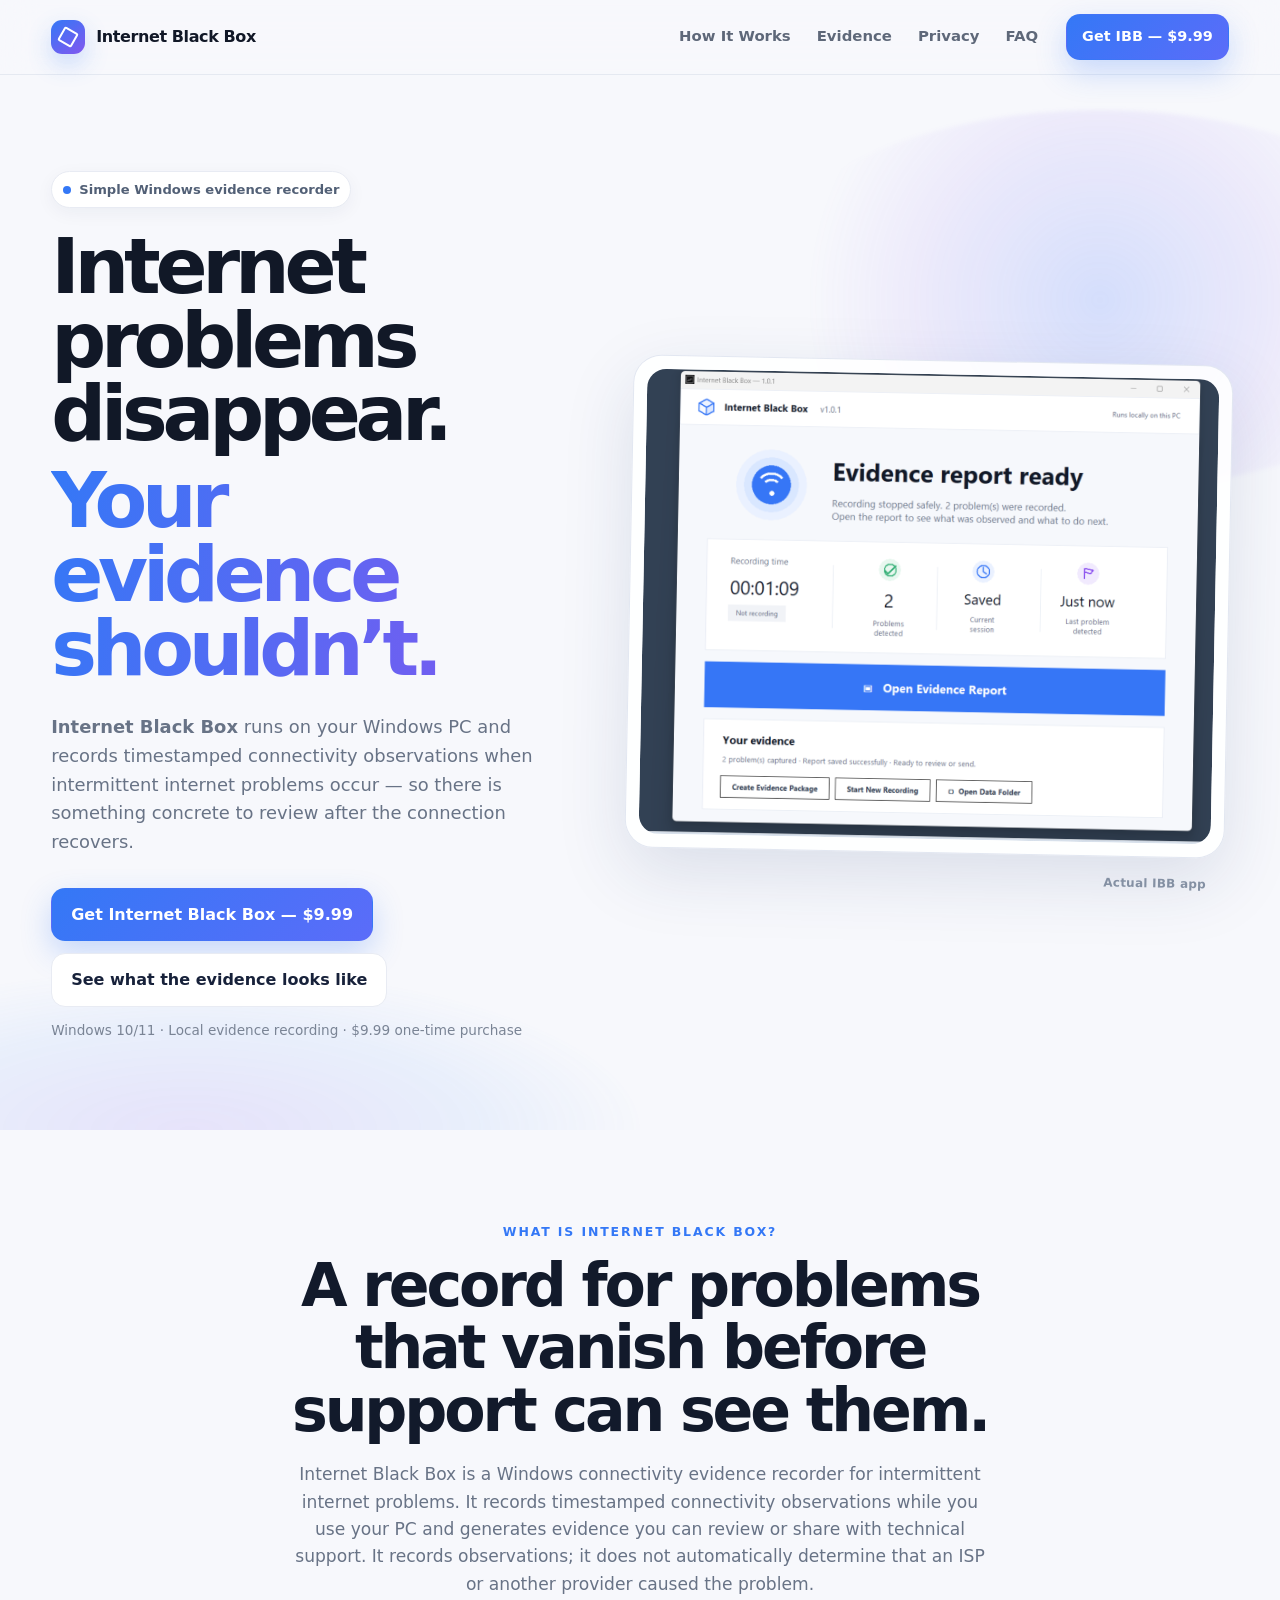
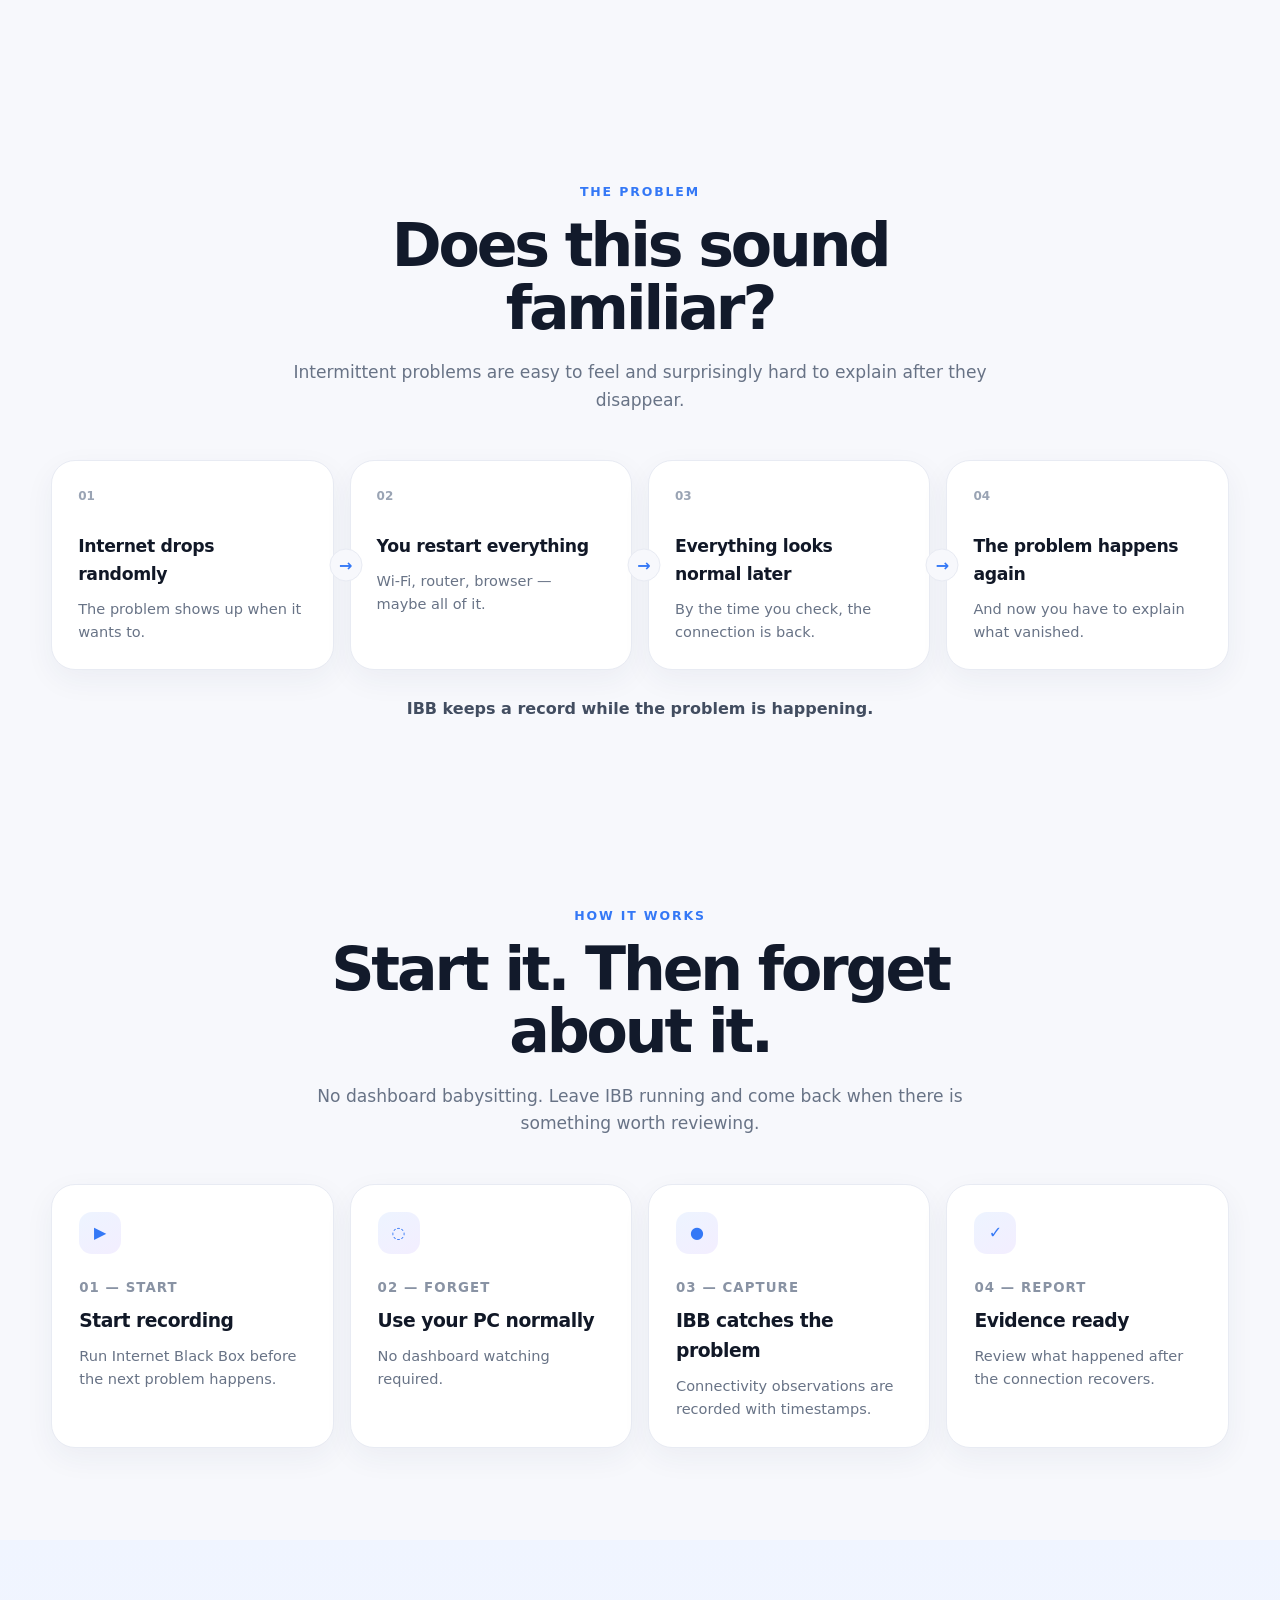
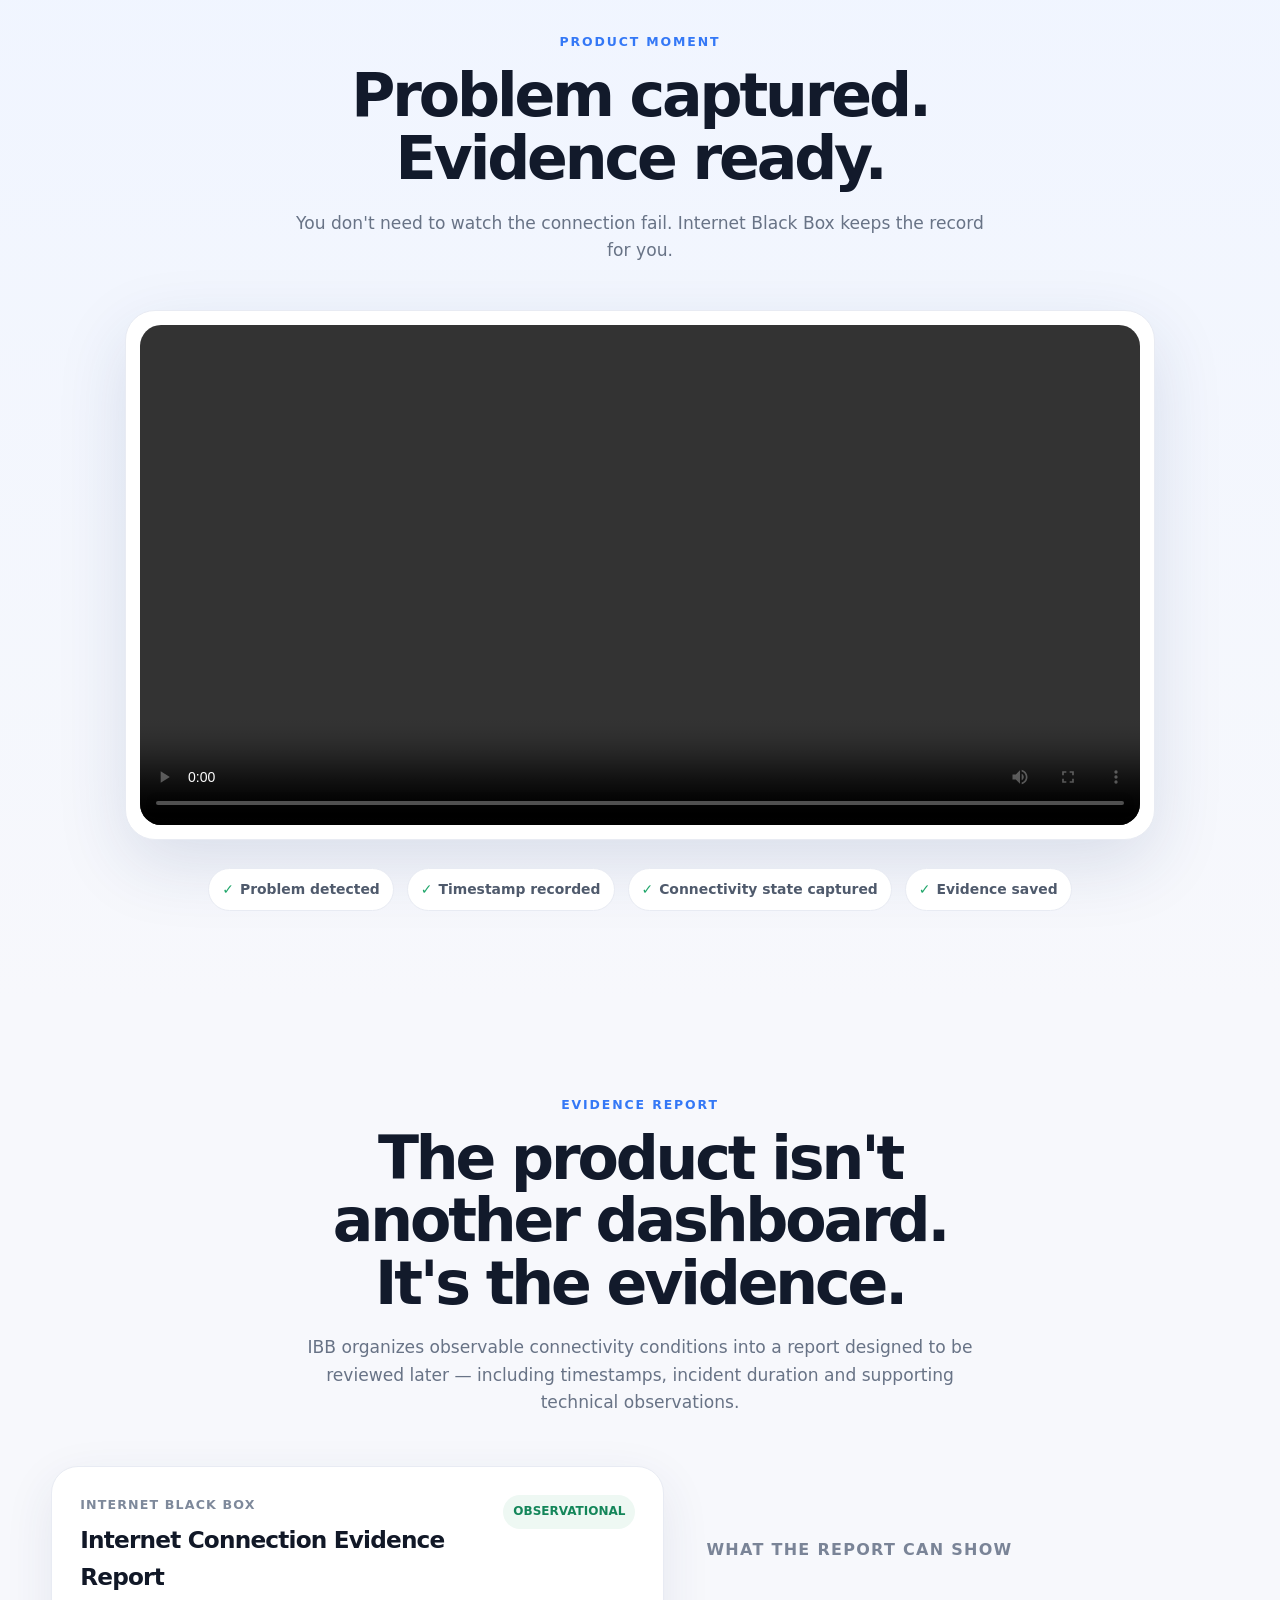
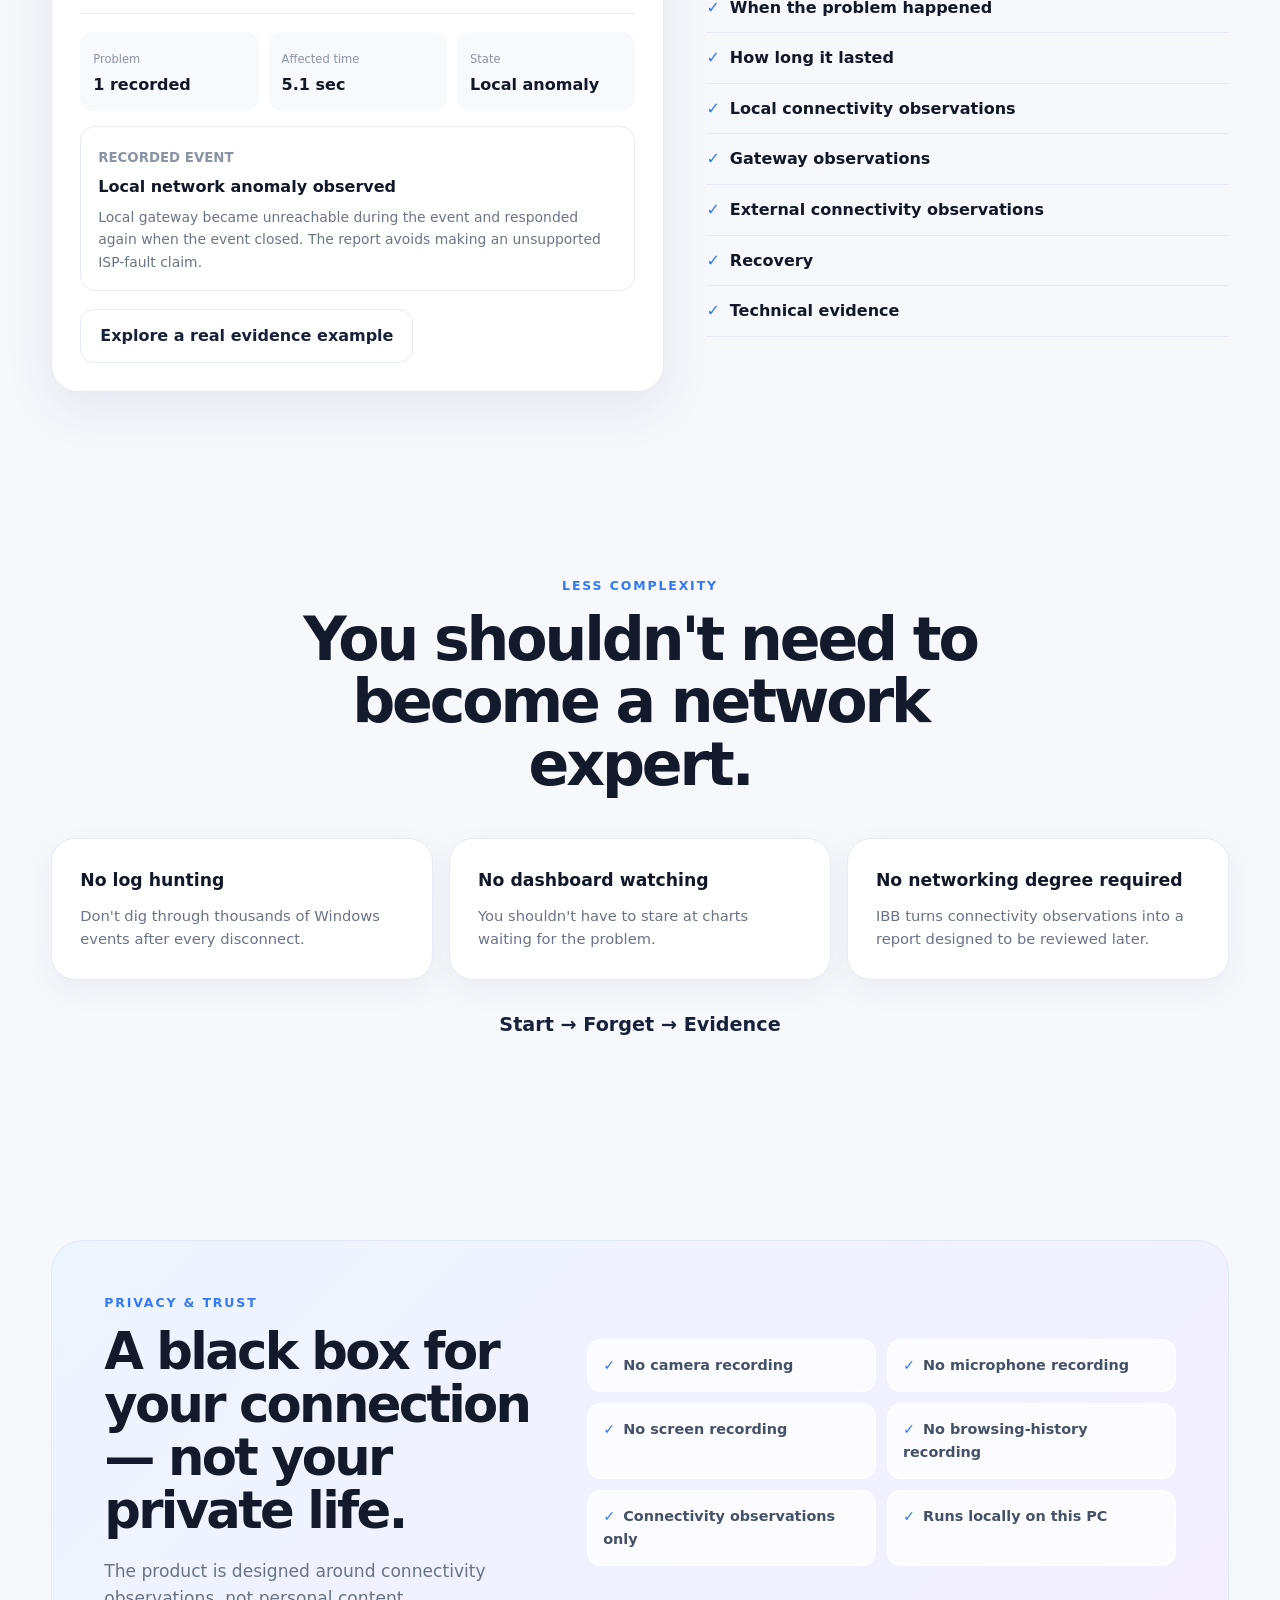
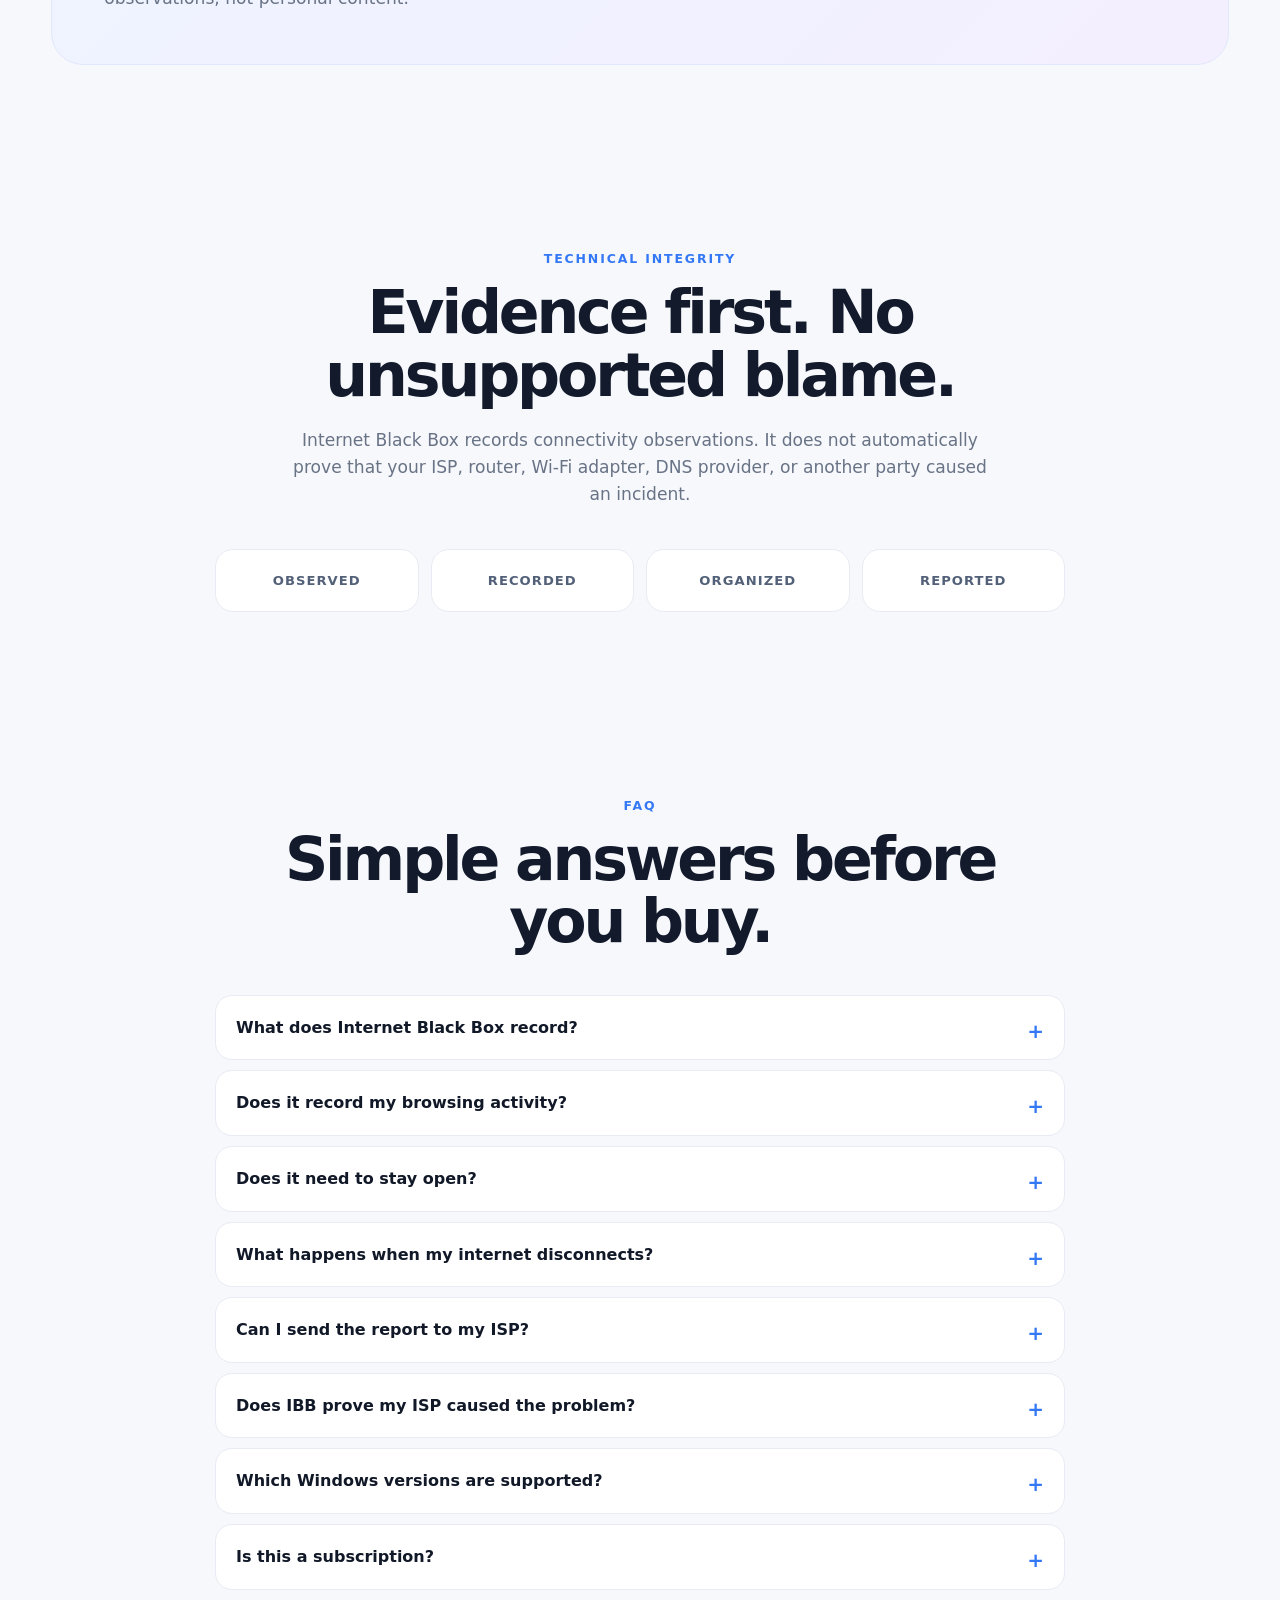
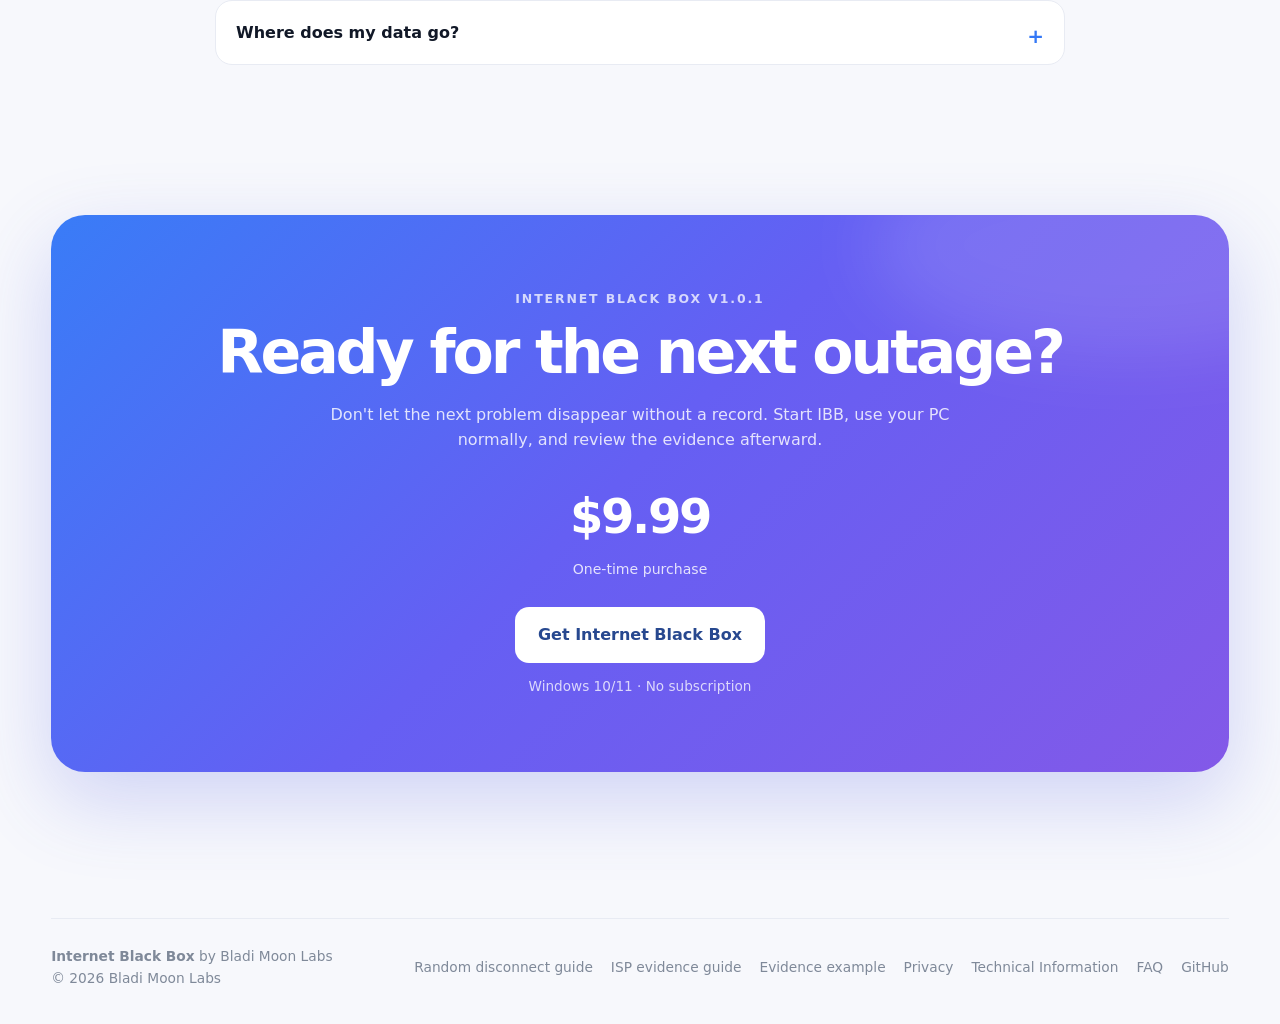
<file: index.html>
<!DOCTYPE html>
<html lang="en">
<head>
  <meta charset="UTF-8" />
  <meta name="viewport" content="width=device-width, initial-scale=1.0" />
  <meta name="description" content="Internet Black Box records timestamped connectivity observations on Windows and creates evidence reports for intermittent internet problems.">
  <meta name="theme-color" content="#f7f8fc" />
  <link rel="canonical" href="https://bladimoon37-wq.github.io/bladi-moon-labs/" />
  <meta property="og:title" content="Internet Black Box — Keep evidence when your internet drops" />
  <meta property="og:description" content="A simple Windows evidence recorder for intermittent connectivity problems." />
  <meta property="og:type" content="website" />
  <meta property="og:url" content="https://bladimoon37-wq.github.io/bladi-moon-labs/" />
  <script type="application/ld+json">{"@context":"https://schema.org","@type":"SoftwareApplication","name":"Internet Black Box","applicationCategory":"UtilitiesApplication","operatingSystem":"Windows 10, Windows 11","description":"Windows connectivity evidence recorder for intermittent internet problems.","offers":{"@type":"Offer","price":"9.99","priceCurrency":"USD"},"author":{"@type":"Organization","name":"Bladi Moon Labs"}}</script>
  <title>Internet Black Box — Internet Connectivity Evidence Recorder for Windows</title>
  <style>
    :root{
      --bg:#f7f8fc; --surface:#fff; --ink:#111827; --navy:#17213a; --muted:#687386;
      --line:#e8ebf3; --blue:#3478f6; --blue2:#5b6cf9; --purple:#8257ef;
      --soft-blue:#edf4ff; --soft-purple:#f3eeff; --ok:#1fa66a; --shadow:0 24px 70px rgba(32,55,105,.13);
      --radius:24px;
    }
    *{box-sizing:border-box}
    html{scroll-behavior:smooth}
    body{margin:0;font-family:Inter,ui-sans-serif,system-ui,-apple-system,BlinkMacSystemFont,"Segoe UI",sans-serif;background:var(--bg);color:var(--ink);line-height:1.6}
    a{color:inherit;text-decoration:none}
    .wrap{width:min(1180px,92vw);margin:auto}
    .nav-shell{position:sticky;top:0;z-index:30;background:rgba(247,248,252,.88);backdrop-filter:blur(18px);border-bottom:1px solid rgba(226,230,239,.8)}
    nav{height:74px;display:flex;align-items:center;gap:28px}
    .brand{display:flex;align-items:center;gap:11px;font-weight:850;letter-spacing:-.025em;white-space:nowrap}
    .brand-mark{width:34px;height:34px;border-radius:11px;background:linear-gradient(145deg,var(--blue),var(--purple));display:grid;place-items:center;box-shadow:0 10px 25px rgba(52,120,246,.24)}
    .cube{width:16px;height:16px;border:2px solid #fff;transform:rotate(30deg);border-radius:2px}
    .nav-links{display:flex;gap:26px;margin-left:auto;color:#5e6879;font-size:.93rem;font-weight:650}
    .nav-links a:hover{color:var(--ink)}
    .btn{display:inline-flex;align-items:center;justify-content:center;gap:8px;border-radius:14px;padding:13px 19px;font-weight:780;transition:.2s ease;border:1px solid transparent}
    .btn:hover{transform:translateY(-2px)}
    .btn-primary{background:linear-gradient(135deg,var(--blue),var(--blue2));color:#fff;box-shadow:0 12px 30px rgba(52,120,246,.25)}
    .btn-ghost{background:#fff;border-color:var(--line);color:var(--navy)}
    .nav-cta{padding:10px 15px;font-size:.9rem}
    .hero{position:relative;overflow:hidden;padding:96px 0 88px}
    .hero:before,.hero:after{content:"";position:absolute;pointer-events:none;border-radius:50%;filter:blur(2px)}
    .hero:before{width:720px;height:380px;right:-180px;top:35px;background:radial-gradient(circle,rgba(79,121,255,.20),rgba(125,81,239,.08) 45%,transparent 72%)}
    .hero:after{width:900px;height:320px;left:-260px;bottom:-160px;background:radial-gradient(ellipse,rgba(111,82,242,.12),rgba(53,126,246,.07) 45%,transparent 72%)}
    .hero-grid{position:relative;display:grid;grid-template-columns:.92fr 1.08fr;gap:66px;align-items:center;z-index:1}
    .eyebrow{display:inline-flex;align-items:center;gap:8px;padding:7px 11px;border-radius:999px;background:#fff;border:1px solid var(--line);font-size:.82rem;color:#526076;font-weight:750;box-shadow:0 5px 18px rgba(29,45,81,.05)}
    .eyebrow-dot{width:8px;height:8px;border-radius:50%;background:var(--blue)}
    h1{font-size:clamp(3.3rem,6vw,5.65rem);line-height:.96;letter-spacing:-.068em;margin:22px 0 0;color:#111827}
    .accent{display:block;background:linear-gradient(100deg,var(--blue),var(--purple));-webkit-background-clip:text;background-clip:text;color:transparent;margin-top:13px}
    .hero-copy{font-size:1.12rem;color:var(--muted);max-width:590px;margin:28px 0 0}
    .hero-actions{display:flex;gap:12px;flex-wrap:wrap;margin-top:31px}
    .micro{font-size:.85rem;color:#7a8495;margin-top:13px}
    .shot-shell{position:relative;padding:13px;background:rgba(255,255,255,.88);border:1px solid rgba(224,229,240,.92);border-radius:28px;box-shadow:var(--shadow);transform:rotate(1.1deg);animation:float 7s ease-in-out infinite}
    .shot-shell:after{content:"Actual IBB app";position:absolute;right:17px;bottom:-37px;color:#8490a3;font-size:.75rem;font-weight:700;letter-spacing:.02em}
    .shot-shell img{display:block;width:100%;border-radius:19px}
    @keyframes float{50%{transform:rotate(.35deg) translateY(-7px)}}
    section{padding:92px 0}
    .section-head{max-width:760px;margin:0 auto;text-align:center}
    .kicker{font-size:.78rem;letter-spacing:.15em;text-transform:uppercase;color:var(--blue);font-weight:850}
    h2{font-size:clamp(2.2rem,4.7vw,4rem);line-height:1.04;letter-spacing:-.052em;margin:12px 0 0;color:#121a2b}
    .lead{color:var(--muted);font-size:1.07rem;margin:20px auto 0;max-width:700px}
    .pain-flow,.steps{display:grid;gap:16px;margin-top:46px}
    .pain-flow{grid-template-columns:repeat(4,1fr)}
    .card{background:var(--surface);border:1px solid var(--line);border-radius:var(--radius);box-shadow:0 10px 30px rgba(38,54,92,.055)}
    .pain-card{padding:26px;min-height:168px;position:relative}
    .pain-num{font-size:.75rem;color:#9aa4b4;font-weight:800}
    .pain-card strong{display:block;font-size:1.08rem;margin-top:27px;letter-spacing:-.02em}
    .pain-card p{color:var(--muted);font-size:.91rem;margin:8px 0 0}
    .pain-card:not(:last-child):after{content:"→";position:absolute;right:-13px;top:50%;transform:translate(50%,-50%);z-index:3;width:31px;height:31px;border-radius:50%;background:#f7f8fc;border:1px solid var(--line);display:grid;place-items:center;color:var(--blue);font-weight:900}
    .pain-close{text-align:center;margin:26px auto 0;font-weight:700;color:#424d60}
    .steps{grid-template-columns:repeat(4,1fr)}
    .step{padding:27px}
    .step-icon{width:42px;height:42px;border-radius:13px;background:linear-gradient(145deg,var(--soft-blue),var(--soft-purple));display:grid;place-items:center;color:var(--blue);font-weight:900}
    .step small{display:block;margin-top:23px;color:#8993a4;font-weight:800;letter-spacing:.08em}
    .step h3{margin:8px 0 0;font-size:1.17rem;letter-spacing:-.025em}
    .step p{margin:8px 0 0;color:var(--muted);font-size:.91rem}
    .product-moment{background:linear-gradient(180deg,#f0f5ff,#f7f8fc)}
    .big-shot{max-width:1030px;margin:46px auto 0;padding:14px;border-radius:30px;background:#fff;border:1px solid var(--line);box-shadow:var(--shadow)}
    .big-shot img{display:block;width:100%;border-radius:21px}
    .checks{display:flex;justify-content:center;gap:13px;flex-wrap:wrap;margin-top:28px}
    .check{background:#fff;border:1px solid var(--line);border-radius:999px;padding:9px 13px;font-size:.87rem;color:#4f5a6c;font-weight:650}
    .check b{color:var(--ok);margin-right:6px}
    .evidence-grid{display:grid;grid-template-columns:1.08fr .92fr;gap:42px;align-items:center;margin-top:50px}
    .report-preview{background:#fff;border:1px solid var(--line);border-radius:27px;padding:28px;box-shadow:0 16px 50px rgba(40,57,97,.09)}
    .report-top{display:flex;justify-content:space-between;gap:20px;align-items:start;border-bottom:1px solid var(--line);padding-bottom:18px}
    .report-brand{font-size:.79rem;color:#7e899b;font-weight:800;letter-spacing:.09em}
    .report-title{font-size:1.45rem;font-weight:850;letter-spacing:-.035em;margin-top:5px}
    .quality{padding:7px 10px;background:#eef8f3;color:#14865a;border-radius:999px;font-size:.75rem;font-weight:850}
    .report-metrics{display:grid;grid-template-columns:repeat(3,1fr);gap:10px;margin-top:18px}
    .metric{padding:13px;background:#f8f9fc;border-radius:13px}
    .metric span{font-size:.72rem;color:#8a94a5}.metric strong{display:block;margin-top:2px}
    .incident{margin-top:15px;padding:17px;border:1px solid #e8eaf1;border-radius:15px}
    .incident small{color:#8a94a5;font-weight:750}.incident strong{display:block;margin-top:4px}
    .incident p{margin:7px 0 0;color:#697487;font-size:.87rem}
    .evidence-list h3{font-size:1rem;color:#7a8497;letter-spacing:.08em}
    .evidence-list ul{list-style:none;padding:0;margin:20px 0 0}
    .evidence-list li{padding:12px 0;border-bottom:1px solid var(--line);font-weight:680}
    .evidence-list li:before{content:"✓";color:var(--blue);font-weight:900;margin-right:10px}
    .complexity-grid{display:grid;grid-template-columns:repeat(3,1fr);gap:16px;margin-top:43px}
    .complexity-card{padding:28px}.complexity-card h3{margin:0;font-size:1.08rem}
    .complexity-card p{color:var(--muted);font-size:.92rem;margin:9px 0 0}
    .formula{text-align:center;font-weight:900;font-size:1.2rem;color:var(--navy);margin-top:30px}
    .trust{background:linear-gradient(135deg,#edf5ff 0%,#f4efff 100%);border:1px solid #e0e8fb;border-radius:32px;padding:52px;margin-top:15px}
    .trust-grid{display:grid;grid-template-columns:.85fr 1.15fr;gap:48px;align-items:center}
    .trust h2{text-align:left;font-size:clamp(2.1rem,4vw,3.25rem)}
    .privacy-grid{display:grid;grid-template-columns:repeat(2,1fr);gap:11px}
    .privacy-item{background:rgba(255,255,255,.76);border:1px solid rgba(255,255,255,.85);padding:14px 15px;border-radius:14px;font-size:.9rem;font-weight:700;color:#455166}
    .privacy-item:before{content:"✓";color:var(--blue);margin-right:8px;font-weight:900}
    .integrity-flow{display:grid;grid-template-columns:repeat(4,1fr);gap:12px;margin:40px auto 0;max-width:850px}
    .integrity-step{text-align:center;background:#fff;border:1px solid var(--line);border-radius:18px;padding:20px 12px;font-size:.82rem;letter-spacing:.08em;font-weight:850;color:#526078}
    .faq{max-width:850px;margin:42px auto 0}
    details{background:#fff;border:1px solid var(--line);border-radius:17px;padding:0 20px;margin:10px 0}
    summary{cursor:pointer;list-style:none;padding:19px 0;font-weight:780}
    summary::-webkit-details-marker{display:none}
    summary:after{content:"+";float:right;color:var(--blue);font-size:1.25rem}
    details[open] summary:after{content:"–"}
    details p{color:var(--muted);margin:-2px 0 19px;font-size:.94rem}
    .final{padding-top:48px}
    .purchase{position:relative;overflow:hidden;text-align:center;border-radius:34px;padding:74px 24px;background:linear-gradient(135deg,#397cf7 0%,#655ff3 48%,#8359e8 100%);color:white;box-shadow:0 28px 80px rgba(78,92,225,.24)}
    .purchase:before{content:"";position:absolute;width:520px;height:220px;border-radius:50%;background:rgba(255,255,255,.12);filter:blur(35px);right:-160px;top:-80px}
    .purchase h2{color:white;position:relative}.purchase p{position:relative;color:rgba(255,255,255,.82);max-width:620px;margin:18px auto 0}
    .price{position:relative;font-size:3rem;font-weight:900;letter-spacing:-.05em;margin:25px 0 3px}
    .one-time{position:relative;font-size:.88rem;color:rgba(255,255,255,.82)}
    .purchase .btn{position:relative;margin-top:27px;background:#fff;color:#27488f;padding:14px 22px}
    footer{padding:54px 0 35px;color:#7f8999;font-size:.86rem}
    .footer-grid{display:flex;justify-content:space-between;gap:25px;align-items:center;border-top:1px solid var(--line);padding-top:26px}
    .footer-links{display:flex;gap:18px;flex-wrap:wrap}
    .fade{opacity:0;transform:translateY(13px);transition:opacity .6s ease,transform .6s ease}
    .fade.visible{opacity:1;transform:none}
    @media(max-width:980px){
      .nav-links{display:none}.hero-grid,.evidence-grid,.trust-grid{grid-template-columns:1fr}.hero{padding-top:65px}
      .shot-shell{max-width:780px;margin:auto;transform:none}.pain-flow,.steps{grid-template-columns:repeat(2,1fr)}
      .pain-card:nth-child(2):after{display:none}.complexity-grid{grid-template-columns:1fr}
    }
    @media(max-width:650px){
      .wrap{width:min(94vw,560px)}nav{height:66px}.nav-cta{font-size:.8rem;padding:9px 11px}.brand{font-size:.9rem}.brand-mark{width:30px;height:30px}
      .hero{padding:52px 0 65px}h1{font-size:3.45rem}.hero-copy{font-size:1rem}.hero-actions .btn{width:100%}
      section{padding:67px 0}.pain-flow,.steps,.report-metrics,.privacy-grid,.integrity-flow{grid-template-columns:1fr}
      .pain-card:not(:last-child):after{display:none}.big-shot{padding:7px;border-radius:20px;overflow:hidden}.big-shot img{width:150%;max-width:none;transform:translateX(-16%)}
      .trust{padding:34px 20px}.footer-grid{flex-direction:column;align-items:flex-start}.purchase{padding:58px 18px}
    }
    @media(prefers-reduced-motion:reduce){*{scroll-behavior:auto!important;animation:none!important;transition:none!important}.fade{opacity:1;transform:none}}
  </style>
</head>
<body>
  <header class="nav-shell">
    <nav class="wrap" aria-label="Primary navigation">
      <a class="brand" href="#top"><span class="brand-mark" aria-hidden="true"><span class="cube"></span></span>Internet Black Box</a>
      <div class="nav-links">
        <a href="#how">How It Works</a><a href="#evidence">Evidence</a><a href="#privacy">Privacy</a><a href="#faq">FAQ</a>
      </div>
      <a class="btn btn-primary nav-cta" href="https://bladimoon.gumroad.com/l/dpepux?wanted=true">Get IBB — $9.99</a>
    </nav>
  </header>
  <main id="top">
    <section class="hero">
      <div class="wrap hero-grid">
        <div>
          <div class="eyebrow"><span class="eyebrow-dot"></span>Simple Windows evidence recorder</div>
          <h1>Internet problems disappear.<span class="accent">Your evidence shouldn’t.</span></h1>
          <p class="hero-copy"><strong>Internet Black Box</strong> runs on your Windows PC and records timestamped connectivity observations when intermittent internet problems occur — so there is something concrete to review after the connection recovers.</p>
          <div class="hero-actions">
            <a class="btn btn-primary" href="https://bladimoon.gumroad.com/l/dpepux?wanted=true">Get Internet Black Box — $9.99</a>
            <a class="btn btn-ghost" href="#evidence">See what the evidence looks like</a>
          </div>
          <div class="micro">Windows 10/11 · Local evidence recording · $9.99 one-time purchase</div>
        </div>
        <div class="shot-shell"><img src="assets/ibb-evidence-ready.png" alt="Actual Internet Black Box Evidence report ready screen" /></div>
      </div>
    </section>
    <section id="what-is-ibb">
      <div class="wrap">
        <div class="section-head fade"><div class="kicker">What is Internet Black Box?</div><h2>A record for problems that vanish before support can see them.</h2><p class="lead">Internet Black Box is a Windows connectivity evidence recorder for intermittent internet problems. It records timestamped connectivity observations while you use your PC and generates evidence you can review or share with technical support. It records observations; it does not automatically determine that an ISP or another provider caused the problem.</p></div>
      </div>
    </section>
    <section>
      <div class="wrap">
        <div class="section-head fade"><div class="kicker">The problem</div><h2>Does this sound familiar?</h2><p class="lead">Intermittent problems are easy to feel and surprisingly hard to explain after they disappear.</p></div>
        <div class="pain-flow">
          <div class="card pain-card fade"><div class="pain-num">01</div><strong>Internet drops randomly</strong><p>The problem shows up when it wants to.</p></div>
          <div class="card pain-card fade"><div class="pain-num">02</div><strong>You restart everything</strong><p>Wi-Fi, router, browser — maybe all of it.</p></div>
          <div class="card pain-card fade"><div class="pain-num">03</div><strong>Everything looks normal later</strong><p>By the time you check, the connection is back.</p></div>
          <div class="card pain-card fade"><div class="pain-num">04</div><strong>The problem happens again</strong><p>And now you have to explain what vanished.</p></div>
        </div>
        <div class="pain-close fade">IBB keeps a record while the problem is happening.</div>
      </div>
    </section>
    <section id="how">
      <div class="wrap">
        <div class="section-head fade"><div class="kicker">How it works</div><h2>Start it. Then forget about it.</h2><p class="lead">No dashboard babysitting. Leave IBB running and come back when there is something worth reviewing.</p></div>
        <div class="steps">
          <div class="card step fade"><div class="step-icon">▶</div><small>01 — START</small><h3>Start recording</h3><p>Run Internet Black Box before the next problem happens.</p></div>
          <div class="card step fade"><div class="step-icon">◌</div><small>02 — FORGET</small><h3>Use your PC normally</h3><p>No dashboard watching required.</p></div>
          <div class="card step fade"><div class="step-icon">●</div><small>03 — CAPTURE</small><h3>IBB catches the problem</h3><p>Connectivity observations are recorded with timestamps.</p></div>
          <div class="card step fade"><div class="step-icon">✓</div><small>04 — REPORT</small><h3>Evidence ready</h3><p>Review what happened after the connection recovers.</p></div>
        </div>
      </div>
    </section>
    <section class="product-moment">
      <div class="wrap">
        <div class="section-head fade"><div class="kicker">Product moment</div><h2>Problem captured. Evidence ready.</h2><p class="lead">You don't need to watch the connection fail. Internet Black Box keeps the record for you.</p></div>
        <div class="big-shot fade">
  <video controls playsinline preload="metadata" style="display:block;width:100%;border-radius:21px;">
    <source src="internet-black-box-demo.mp4" type="video/mp4">
    Your browser does not support the video tag.
  </video>
</div>
        <div class="checks fade"><span class="check"><b>✓</b>Problem detected</span><span class="check"><b>✓</b>Timestamp recorded</span><span class="check"><b>✓</b>Connectivity state captured</span><span class="check"><b>✓</b>Evidence saved</span></div>
      </div>
    </section>
    <section id="evidence">
      <div class="wrap">
        <div class="section-head fade"><div class="kicker">Evidence report</div><h2>The product isn't another dashboard.<br>It's the evidence.</h2><p class="lead">IBB organizes observable connectivity conditions into a report designed to be reviewed later — including timestamps, incident duration and supporting technical observations.</p></div>
        <div class="evidence-grid">
          <div class="report-preview fade" aria-label="Sample evidence report preview">
            <div class="report-top"><div><div class="report-brand">INTERNET BLACK BOX</div><div class="report-title">Internet Connection Evidence Report</div></div><div class="quality">OBSERVATIONAL</div></div>
            <div class="report-metrics"><div class="metric"><span>Problem</span><strong>1 recorded</strong></div><div class="metric"><span>Affected time</span><strong>5.1 sec</strong></div><div class="metric"><span>State</span><strong>Local anomaly</strong></div></div>
            <div class="incident"><small>RECORDED EVENT</small><strong>Local network anomaly observed</strong><p>Local gateway became unreachable during the event and responded again when the event closed. The report avoids making an unsupported ISP-fault claim.</p></div>
            <div class="hero-actions" style="margin-top:18px"><a class="btn btn-ghost" href="evidence-example/">Explore a real evidence example</a></div>
          </div>
          <div class="evidence-list fade">
            <h3>WHAT THE REPORT CAN SHOW</h3><ul><li>When the problem happened</li><li>How long it lasted</li><li>Local connectivity observations</li><li>Gateway observations</li><li>External connectivity observations</li><li>Recovery</li><li>Technical evidence</li></ul>
          </div>
        </div>
      </div>
    </section>
    <section>
      <div class="wrap">
        <div class="section-head fade"><div class="kicker">Less complexity</div><h2>You shouldn't need to become a network expert.</h2></div>
        <div class="complexity-grid"><div class="card complexity-card fade"><h3>No log hunting</h3><p>Don't dig through thousands of Windows events after every disconnect.</p></div><div class="card complexity-card fade"><h3>No dashboard watching</h3><p>You shouldn't have to stare at charts waiting for the problem.</p></div><div class="card complexity-card fade"><h3>No networking degree required</h3><p>IBB turns connectivity observations into a report designed to be reviewed later.</p></div></div>
        <div class="formula fade">Start → Forget → Evidence</div>
      </div>
    </section>
    <section id="privacy">
      <div class="wrap"><div class="trust fade"><div class="trust-grid">
        <div><div class="kicker">Privacy & trust</div><h2>A black box for your connection — not your private life.</h2><p class="lead" style="text-align:left;margin-left:0">The product is designed around connectivity observations, not personal content.</p></div>
        <div class="privacy-grid"><div class="privacy-item">No camera recording</div><div class="privacy-item">No microphone recording</div><div class="privacy-item">No screen recording</div><div class="privacy-item">No browsing-history recording</div><div class="privacy-item">Connectivity observations only</div><div class="privacy-item">Runs locally on this PC</div></div>
      </div></div></div>
    </section>
    <section id="technical">
      <div class="wrap">
        <div class="section-head fade"><div class="kicker">Technical integrity</div><h2>Evidence first. No unsupported blame.</h2><p class="lead">Internet Black Box records connectivity observations. It does not automatically prove that your ISP, router, Wi-Fi adapter, DNS provider, or another party caused an incident.</p></div>
        <div class="integrity-flow fade"><div class="integrity-step">OBSERVED</div><div class="integrity-step">RECORDED</div><div class="integrity-step">ORGANIZED</div><div class="integrity-step">REPORTED</div></div>
      </div>
    </section>
    <section id="faq">
      <div class="wrap">
        <div class="section-head fade"><div class="kicker">FAQ</div><h2>Simple answers before you buy.</h2></div>
        <div class="faq">
          <details class="fade"><summary>What does Internet Black Box record?</summary><p>Connectivity observations such as local gateway reachability, external connectivity checks, DNS/TCP diagnostic observations, timestamps and detected incident states.</p></details>
          <details class="fade"><summary>Does it record my browsing activity?</summary><p>No. IBB is not designed to record browsing history, screen contents, camera or microphone data.</p></details>
          <details class="fade"><summary>Does it need to stay open?</summary><p>Start recording and leave IBB running while you use the PC normally. You do not need to watch the dashboard.</p></details>
          <details class="fade"><summary>What happens when my internet disconnects?</summary><p>IBB continues preserving available connectivity observations and organizes detected incidents for later review when the connection recovers.</p></details>
          <details class="fade"><summary>Can I send the report to my ISP?</summary><p>Yes. The report is designed to be readable and shareable with technical support. Whether a provider accepts it for a particular dispute or process is up to that provider.</p></details>
          <details class="fade"><summary>Does IBB prove my ISP caused the problem?</summary><p>No. It records observations and evidence quality. It deliberately avoids claiming legal responsibility or unsupported ISP fault.</p></details>
          <details class="fade"><summary>Which Windows versions are supported?</summary><p>Internet Black Box V1.0.1 is offered for Windows 10 and Windows 11 PCs.</p></details>
          <details class="fade"><summary>Is this a subscription?</summary><p>No. The current V1.0.1 offer is a $9.99 one-time purchase.</p></details>
          <details class="fade"><summary>Where does my data go?</summary><p>IBB runs locally on your PC and stores its evidence data locally. Optional active performance tests contact a public test service when you explicitly run them.</p></details>
        </div>
      </div>
    </section>
    <section id="release" class="final"><div class="wrap"><div class="purchase fade">
      <div class="kicker" style="color:rgba(255,255,255,.75)">Internet Black Box V1.0.1</div><h2>Ready for the next outage?</h2><p>Don't let the next problem disappear without a record. Start IBB, use your PC normally, and review the evidence afterward.</p><div class="price">$9.99</div><div class="one-time">One-time purchase</div><a class="btn" href="https://bladimoon.gumroad.com/l/dpepux?wanted=true">Get Internet Black Box</a><div class="micro" style="position:relative;color:rgba(255,255,255,.76)">Windows 10/11 · No subscription</div>
    </div></div></section>
  </main>
  <footer><div class="wrap footer-grid"><div><strong>Internet Black Box</strong> by Bladi Moon Labs<br>© 2026 Bladi Moon Labs</div><div class="footer-links"><a href="internet-keeps-disconnecting/">Random disconnect guide</a><a href="prove-internet-outages-to-isp/">ISP evidence guide</a><a href="evidence-example/">Evidence example</a><a href="#privacy">Privacy</a><a href="#technical">Technical Information</a><a href="#faq">FAQ</a><a href="https://github.com/bladimoon37-wq/bladi-moon-labs">GitHub</a></div></div></footer>
  <script>
    const observer = new IntersectionObserver(entries => entries.forEach(entry => {
      if (entry.isIntersecting) { entry.target.classList.add('visible'); observer.unobserve(entry.target); }
    }), { threshold: 0.12 });
    document.querySelectorAll('.fade').forEach(el => observer.observe(el));
  </script>
</body>
</html>
</file>
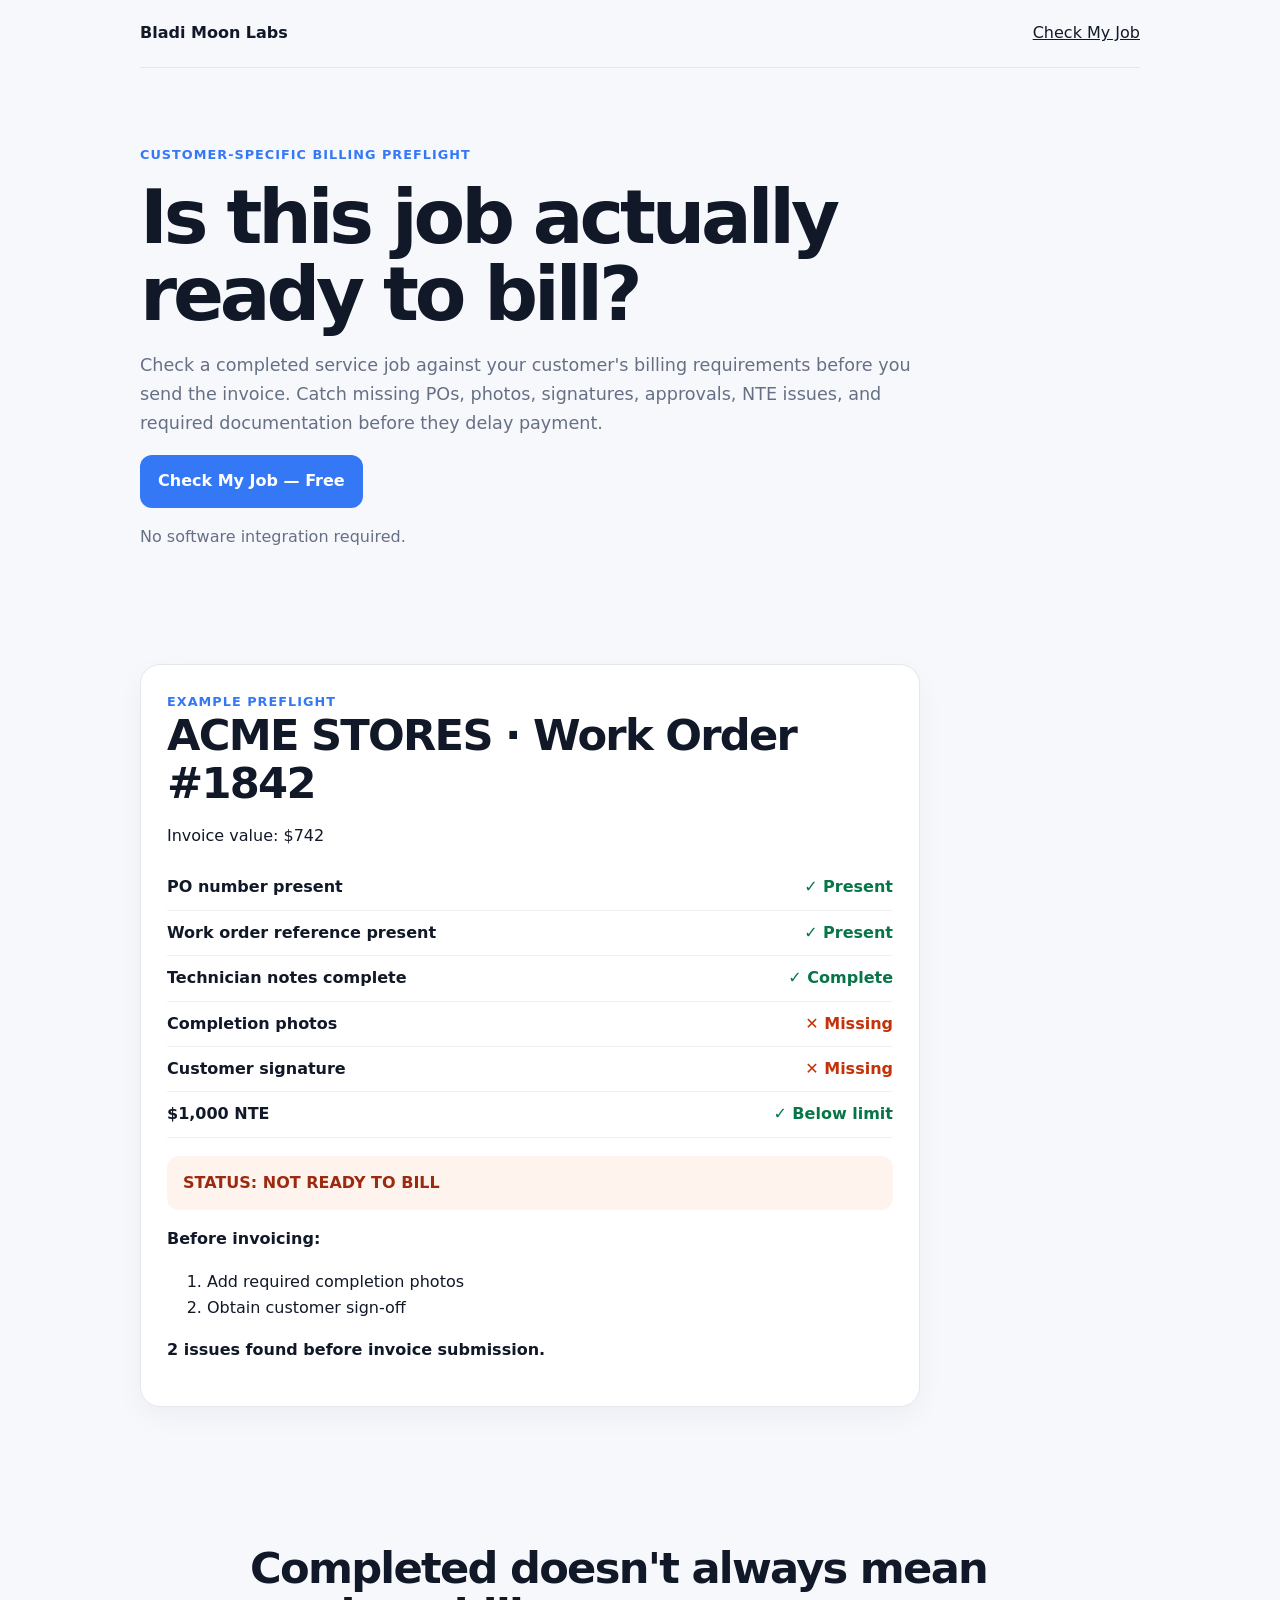
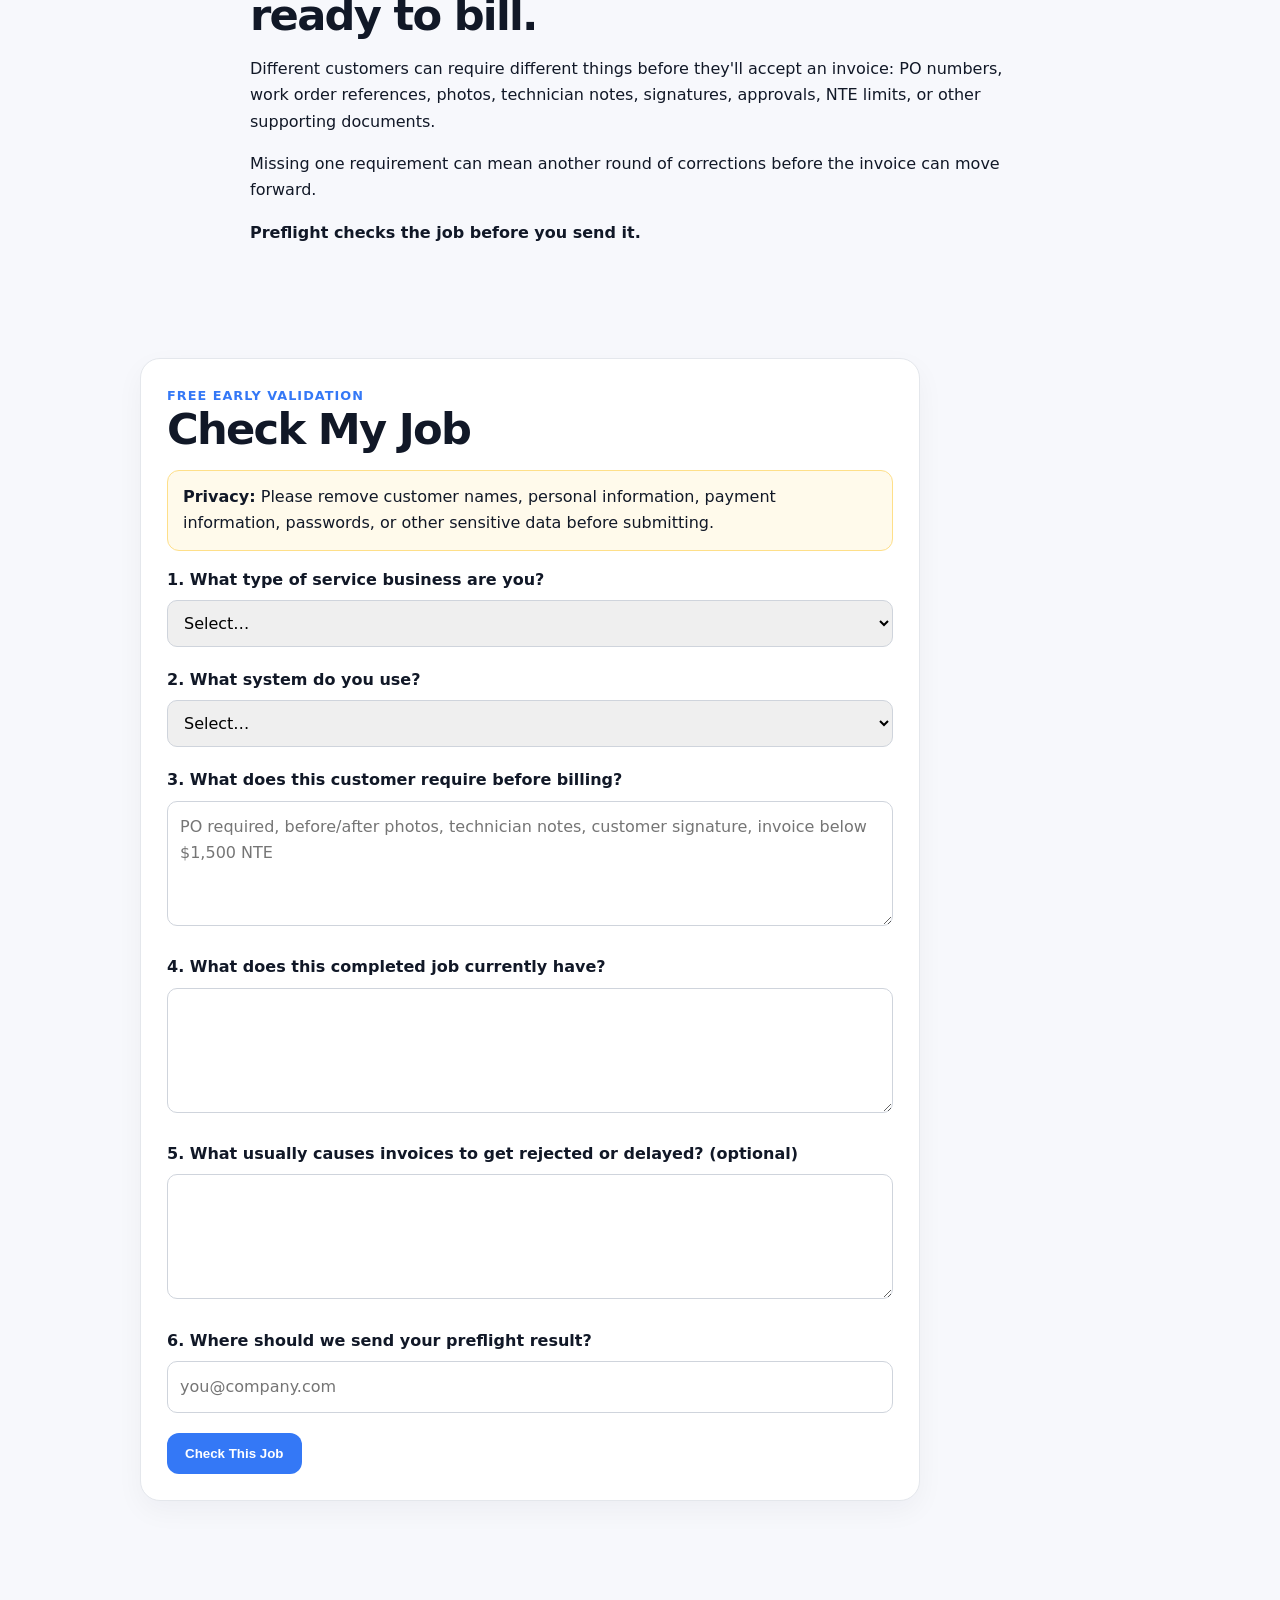
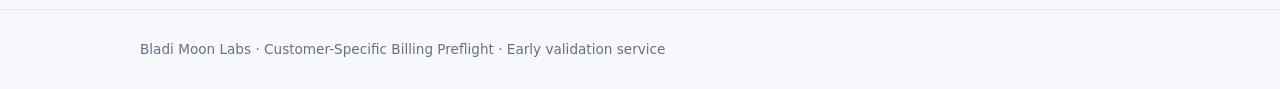
<file: billing-preflight/index.html>
<!doctype html><html lang="en"><head><meta charset="utf-8"><meta name="viewport" content="width=device-width,initial-scale=1"><title>Is This Job Ready to Bill? — Customer-Specific Billing Preflight</title><meta name="description" content="Check a completed service job against customer billing requirements before invoicing. Catch missing POs, photos, signatures, approvals, NTE issues, and documentation."><link rel="canonical" href="https://bladimoon37-wq.github.io/bladi-moon-labs/billing-preflight/"><link rel="stylesheet" href="../assets/billing-preflight-v0.css"></head><body><header><div class="wrap nav"><a class="brand" href="../">Bladi Moon Labs</a><a href="../billing-preflight/">Check My Job</a></div></header><main><section class="hero"><div class="wrap"><div class="eyebrow">Customer-Specific Billing Preflight</div><h1>Is this job actually ready to bill?</h1><p class="lead">Check a completed service job against your customer's billing requirements before you send the invoice. Catch missing POs, photos, signatures, approvals, NTE issues, and required documentation before they delay payment.</p><p><a class="btn" href="#check-my-job" data-track-cta="hero">Check My Job — Free</a></p><p class="note">No software integration required.</p></div></section>
<section class="section"><div class="wrap"><div class="card preflight"><div class="eyebrow">Example Preflight</div><h2>ACME STORES · Work Order #1842</h2><p>Invoice value: $742</p><div class="row"><b>PO number present</b><span class="ok">✓ Present</span></div><div class="row"><b>Work order reference present</b><span class="ok">✓ Present</span></div><div class="row"><b>Technician notes complete</b><span class="ok">✓ Complete</span></div><div class="row"><b>Completion photos</b><span class="bad">✕ Missing</span></div><div class="row"><b>Customer signature</b><span class="bad">✕ Missing</span></div><div class="row"><b>$1,000 NTE</b><span class="ok">✓ Below limit</span></div><div class="status">STATUS: NOT READY TO BILL</div><p><b>Before invoicing:</b></p><ol><li>Add required completion photos</li><li>Obtain customer sign-off</li></ol><p><b>2 issues found before invoice submission.</b></p></div></div></section>
<section class="section"><div class="wrap article"><h2>Completed doesn't always mean ready to bill.</h2><p>Different customers can require different things before they'll accept an invoice: PO numbers, work order references, photos, technician notes, signatures, approvals, NTE limits, or other supporting documents.</p><p>Missing one requirement can mean another round of corrections before the invoice can move forward.</p><p><b>Preflight checks the job before you send it.</b></p></div></section>
<section class="section" id="check-my-job"><div class="wrap"><div class="card form-card"><div class="eyebrow">Free early validation</div><h2>Check My Job</h2><p class="warning"><b>Privacy:</b> Please remove customer names, personal information, payment information, passwords, or other sensitive data before submitting.</p><form id="preflight-form">
<div class="field"><label>1. What type of service business are you?</label><select name="service_business" required><option value="">Select…</option><option>HVAC</option><option>Electrical</option><option>Plumbing</option><option>Generator</option><option>Compressed Air</option><option>Facilities Maintenance</option><option>Other</option></select></div>
<div class="field"><label>2. What system do you use?</label><select name="system" required><option value="">Select…</option><option>ServiceChannel</option><option>Corrigo</option><option>BuildOps</option><option>ServiceTitan</option><option>QuickBooks</option><option>Spreadsheet</option><option>Other</option></select></div>
<div class="field"><label>3. What does this customer require before billing?</label><textarea name="billing_requirements" required placeholder="PO required, before/after photos, technician notes, customer signature, invoice below $1,500 NTE"></textarea></div>
<div class="field"><label>4. What does this completed job currently have?</label><textarea name="completed_job" required></textarea></div>
<div class="field"><label>5. What usually causes invoices to get rejected or delayed? (optional)</label><textarea name="usual_rejection_reason"></textarea></div>
<div class="field"><label>6. Where should we send your preflight result?</label><input name="email" type="email" required placeholder="you@company.com"></div>
<input name="_gotcha" tabindex="-1" autocomplete="off" style="position:absolute;left:-9999px"><button class="btn" type="submit">Check This Job</button><div id="submit-status" class="note"></div></form>
<div id="queue-result" class="result"><h3>Your job is in the preflight queue.</h3><p>We'll compare the job against the billing requirements you provided and send back:</p><p><b>READY TO BILL</b><br>or<br><b>NOT READY — here's what's missing.</b></p><p>This is an early validation service, so results are currently reviewed manually.</p></div></div></div></section></main><footer class="footer"><div class="wrap">Bladi Moon Labs · Customer-Specific Billing Preflight · Early validation service</div></footer><script>
window.BILLING_PREFLIGHT_FORM_ENDPOINT = "https://formspree.io/f/xeaodbjk";
</script>
<script src="../assets/billing-preflight-v0.js"></script></body></html>
</file>
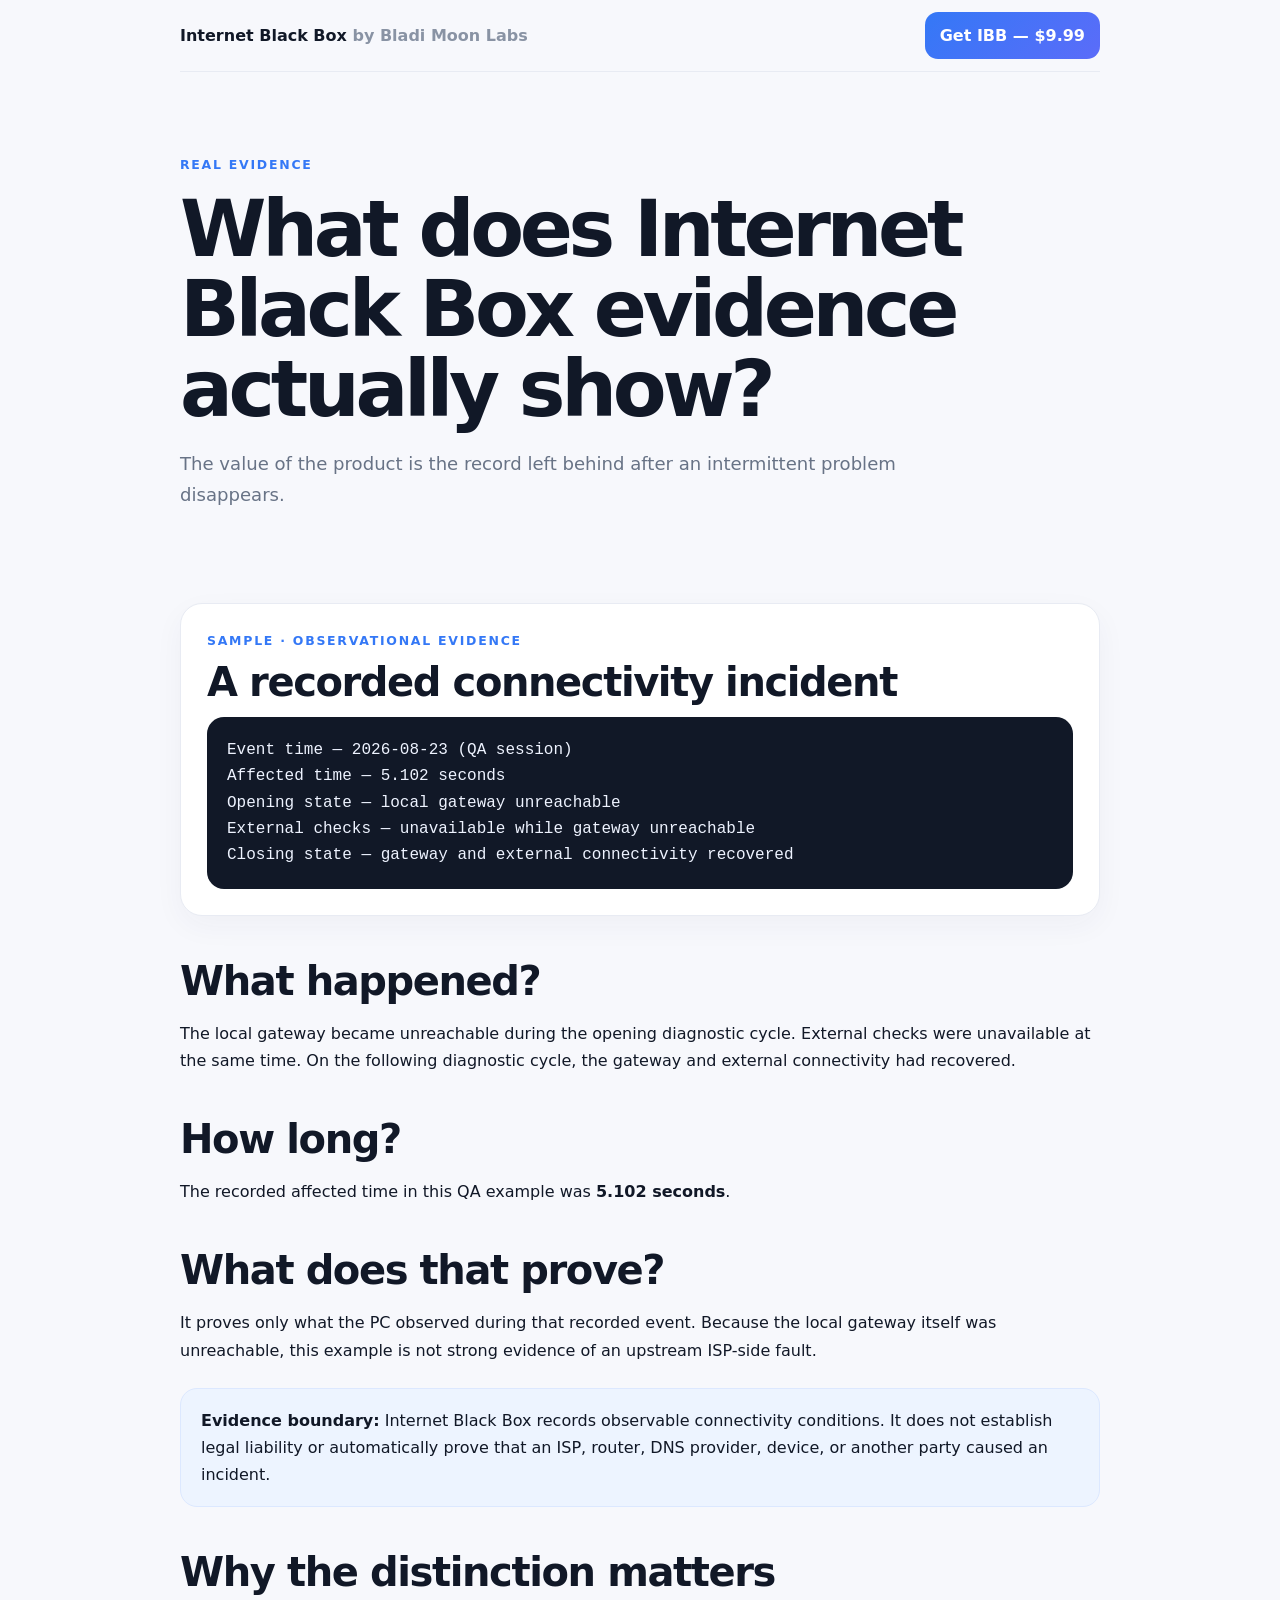
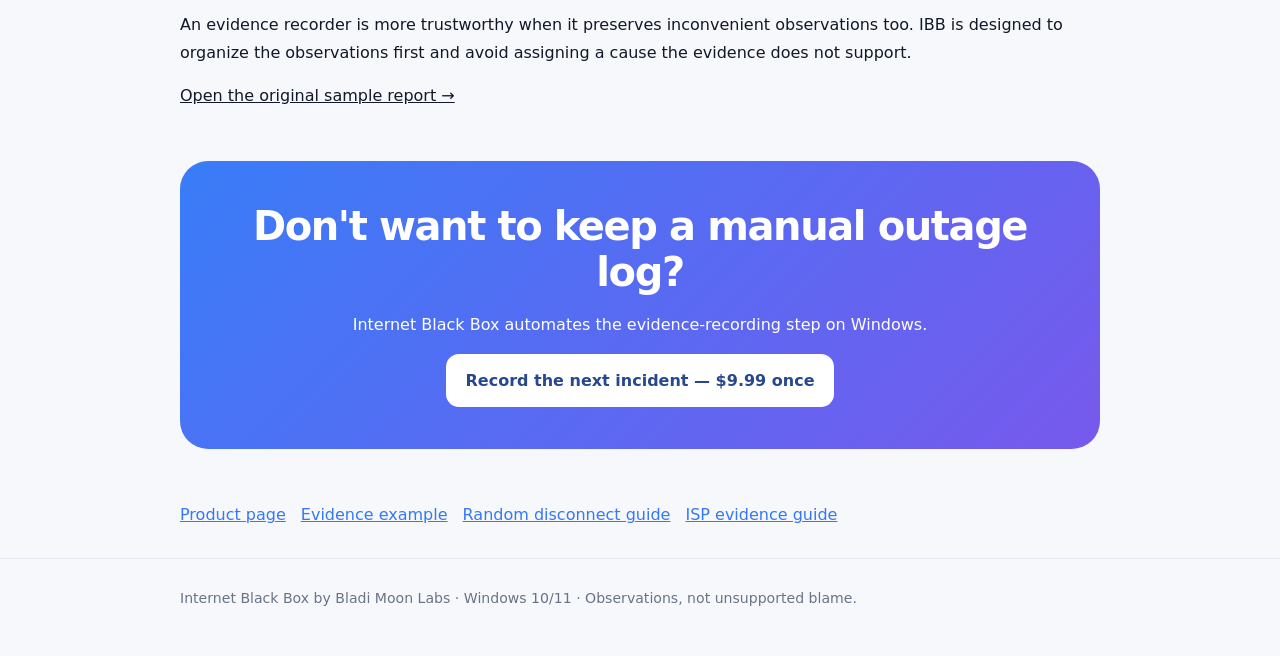
<file: evidence-example/index.html>
<!DOCTYPE html><html lang="en"><head><meta charset="UTF-8"><meta name="viewport" content="width=device-width,initial-scale=1"><title>Internet Black Box Evidence Example — What a Connectivity Report Shows</title><meta name="description" content="See an annotated Internet Black Box evidence example and learn what timestamps, duration, gateway observations, external checks, recovery, and evidence boundaries mean."><link rel="canonical" href="https://bladimoon37-wq.github.io/bladi-moon-labs/evidence-example/"><meta property="og:title" content="Internet Black Box Evidence Example — What a Connectivity Report Shows"><meta property="og:description" content="See an annotated Internet Black Box evidence example and learn what timestamps, duration, gateway observations, external checks, recovery, and evidence boundaries mean."><meta property="og:type" content="article"><meta property="og:url" content="https://bladimoon37-wq.github.io/bladi-moon-labs/evidence-example/"><style>
:root{--bg:#f7f8fc;--surface:#fff;--ink:#111827;--navy:#17213a;--muted:#687386;--line:#e8ebf3;--blue:#3478f6;--blue2:#5b6cf9;--purple:#8257ef;--shadow:0 24px 70px rgba(32,55,105,.11)}*{box-sizing:border-box}html{scroll-behavior:smooth}body{margin:0;font-family:Inter,ui-sans-serif,system-ui,-apple-system,BlinkMacSystemFont,"Segoe UI",sans-serif;background:var(--bg);color:var(--ink);line-height:1.7}a{color:inherit}.wrap{width:min(920px,92vw);margin:auto}.nav{height:72px;display:flex;align-items:center;justify-content:space-between;gap:20px;border-bottom:1px solid var(--line)}.brand{text-decoration:none;font-weight:850}.buy{background:linear-gradient(135deg,var(--blue),var(--blue2));color:#fff;text-decoration:none;padding:10px 15px;border-radius:13px;font-weight:800}.hero{padding:82px 0 52px}.kicker{font-size:.78rem;letter-spacing:.14em;text-transform:uppercase;color:var(--blue);font-weight:850}h1{font-size:clamp(2.7rem,7vw,4.9rem);line-height:1.02;letter-spacing:-.055em;margin:14px 0 20px}h2{font-size:clamp(1.7rem,4vw,2.5rem);letter-spacing:-.035em;line-height:1.15;margin:42px 0 12px}h3{margin-top:28px}.lead{font-size:1.13rem;color:var(--muted);max-width:760px}.card{background:#fff;border:1px solid var(--line);border-radius:22px;padding:26px;margin:22px 0;box-shadow:0 10px 30px rgba(38,54,92,.045)}.steps{padding-left:22px}.steps li{margin:13px 0}.log{font-family:ui-monospace,SFMono-Regular,Menlo,monospace;background:#111827;color:#eef3ff;border-radius:17px;padding:20px;overflow:auto;line-height:1.65}.note{background:#edf4ff;border:1px solid #dce8ff;border-radius:17px;padding:18px 20px;margin:24px 0}.cta{background:linear-gradient(135deg,#397cf7,#7759ed);color:#fff;border-radius:28px;padding:42px;margin:52px 0;text-align:center}.cta h2{color:#fff;margin-top:0}.cta a{display:inline-block;background:#fff;color:#27488f;text-decoration:none;padding:13px 19px;border-radius:13px;font-weight:850}.links{display:flex;gap:15px;flex-wrap:wrap;margin:30px 0}.links a{color:var(--blue)}footer{border-top:1px solid var(--line);padding:28px 0 45px;color:var(--muted);font-size:.88rem}@media(max-width:600px){.hero{padding-top:55px}.nav .buy{font-size:.8rem}.cta{padding:34px 20px}}
</style></head><body><header><div class="wrap nav"><a class="brand" href="../">Internet Black Box <span style="color:#8993a4;font-weight:600">by Bladi Moon Labs</span></a><a class="buy" href="https://bladimoon.gumroad.com/l/dpepux?wanted=true">Get IBB — $9.99</a></div></header><main><div class="wrap"><section class="hero"><div class="kicker">Real evidence</div><h1>What does Internet Black Box evidence actually show?</h1><p class="lead">The value of the product is the record left behind after an intermittent problem disappears.</p></section>
<div class="card"><div class="kicker">Sample · Observational evidence</div><h2 style="margin-top:8px">A recorded connectivity incident</h2><div class="log">Event time — 2026-08-23 (QA session)<br>Affected time — 5.102 seconds<br>Opening state — local gateway unreachable<br>External checks — unavailable while gateway unreachable<br>Closing state — gateway and external connectivity recovered</div></div>
<h2>What happened?</h2><p>The local gateway became unreachable during the opening diagnostic cycle. External checks were unavailable at the same time. On the following diagnostic cycle, the gateway and external connectivity had recovered.</p>
<h2>How long?</h2><p>The recorded affected time in this QA example was <strong>5.102 seconds</strong>.</p>
<h2>What does that prove?</h2><p>It proves only what the PC observed during that recorded event. Because the local gateway itself was unreachable, this example is not strong evidence of an upstream ISP-side fault.</p>
<div class="note"><strong>Evidence boundary:</strong> Internet Black Box records observable connectivity conditions. It does not establish legal liability or automatically prove that an ISP, router, DNS provider, device, or another party caused an incident.</div>
<h2>Why the distinction matters</h2><p>An evidence recorder is more trustworthy when it preserves inconvenient observations too. IBB is designed to organize the observations first and avoid assigning a cause the evidence does not support.</p>
<p><a href="../sample-evidence-report.html">Open the original sample report →</a></p>
<div class="cta"><h2>Don't want to keep a manual outage log?</h2><p>Internet Black Box automates the evidence-recording step on Windows.</p><a href="https://bladimoon.gumroad.com/l/dpepux?wanted=true">Record the next incident — $9.99 once</a></div><div class="links"><a href="../">Product page</a><a href="../evidence-example/">Evidence example</a><a href="../internet-keeps-disconnecting/">Random disconnect guide</a><a href="../prove-internet-outages-to-isp/">ISP evidence guide</a></div></div></main><footer><div class="wrap">Internet Black Box by Bladi Moon Labs · Windows 10/11 · Observations, not unsupported blame.</div></footer></body></html>
</file>
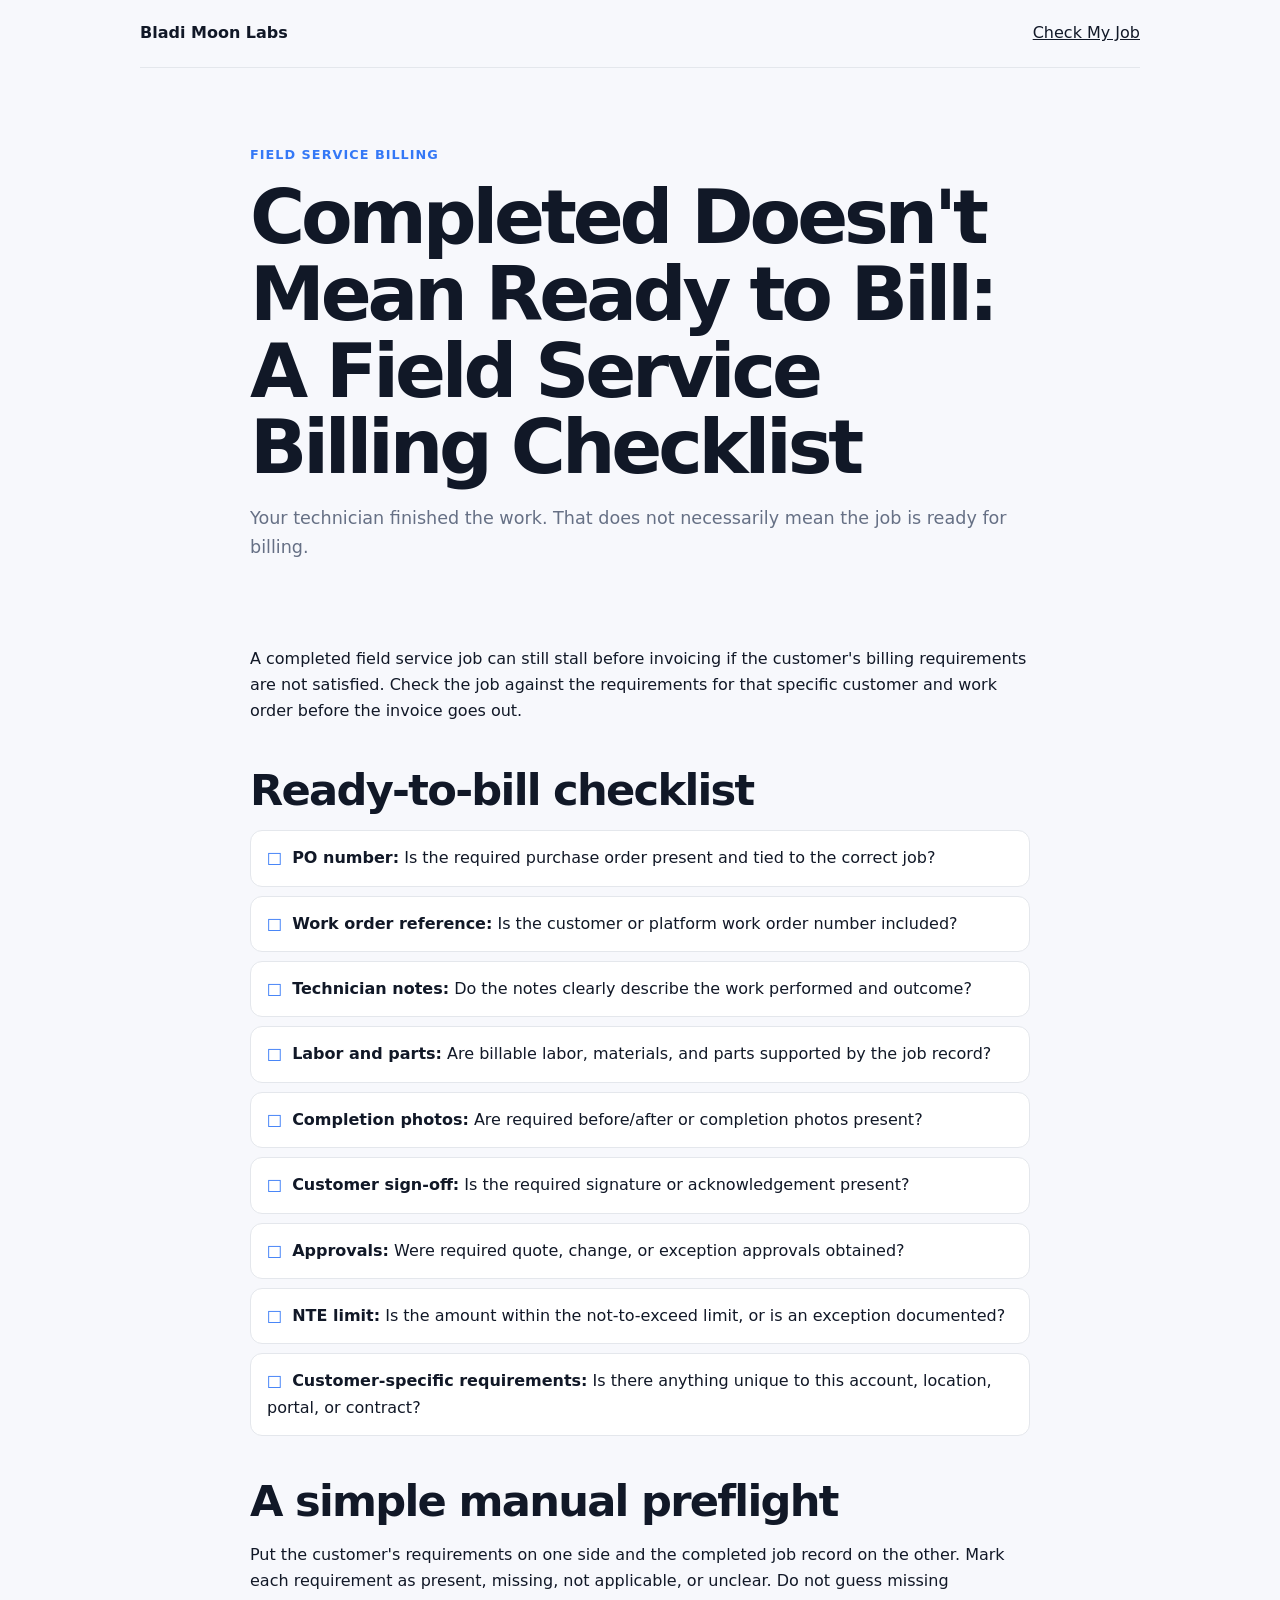
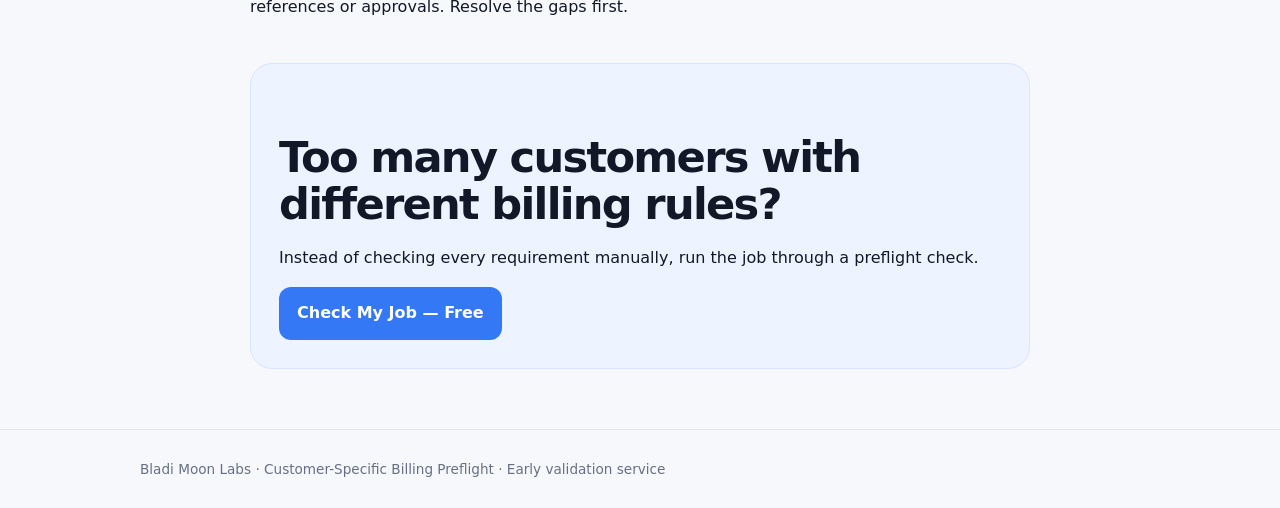
<file: field-service-ready-to-bill-checklist/index.html>
<!doctype html><html lang="en"><head><meta charset="utf-8"><meta name="viewport" content="width=device-width,initial-scale=1"><title>Field Service Ready-to-Bill Checklist: What to Check Before Invoicing</title><meta name="description" content="Check PO numbers, work order references, photos, signatures, approvals, NTE limits, and supporting documents before sending a field service invoice."><link rel="canonical" href="https://bladimoon37-wq.github.io/bladi-moon-labs/field-service-ready-to-bill-checklist/"><link rel="stylesheet" href="../assets/billing-preflight-v0.css"></head><body><header><div class="wrap nav"><a class="brand" href="../">Bladi Moon Labs</a><a href="../billing-preflight/">Check My Job</a></div></header><main><article class="article"><section class="hero"><div class="eyebrow">Field Service Billing</div><h1>Completed Doesn't Mean Ready to Bill: A Field Service Billing Checklist</h1><p class="lead">Your technician finished the work. That does not necessarily mean the job is ready for billing.</p></section><p>A completed field service job can still stall before invoicing if the customer's billing requirements are not satisfied. Check the job against the requirements for that specific customer and work order before the invoice goes out.</p><h2>Ready-to-bill checklist</h2><ul class="checklist"><li><b>PO number:</b> Is the required purchase order present and tied to the correct job?</li><li><b>Work order reference:</b> Is the customer or platform work order number included?</li><li><b>Technician notes:</b> Do the notes clearly describe the work performed and outcome?</li><li><b>Labor and parts:</b> Are billable labor, materials, and parts supported by the job record?</li><li><b>Completion photos:</b> Are required before/after or completion photos present?</li><li><b>Customer sign-off:</b> Is the required signature or acknowledgement present?</li><li><b>Approvals:</b> Were required quote, change, or exception approvals obtained?</li><li><b>NTE limit:</b> Is the amount within the not-to-exceed limit, or is an exception documented?</li><li><b>Customer-specific requirements:</b> Is there anything unique to this account, location, portal, or contract?</li></ul><h2>A simple manual preflight</h2><p>Put the customer's requirements on one side and the completed job record on the other. Mark each requirement as present, missing, not applicable, or unclear. Do not guess missing references or approvals. Resolve the gaps first.</p><div class="cta"><h2>Too many customers with different billing rules?</h2><p>Instead of checking every requirement manually, run the job through a preflight check.</p><a class="btn" href="../billing-preflight/#check-my-job" data-track-cta="checklist_article">Check My Job — Free</a></div></article></main><footer class="footer"><div class="wrap">Bladi Moon Labs · Customer-Specific Billing Preflight · Early validation service</div></footer><script src="../assets/billing-preflight-v0.js"></script></body></html>
</file>
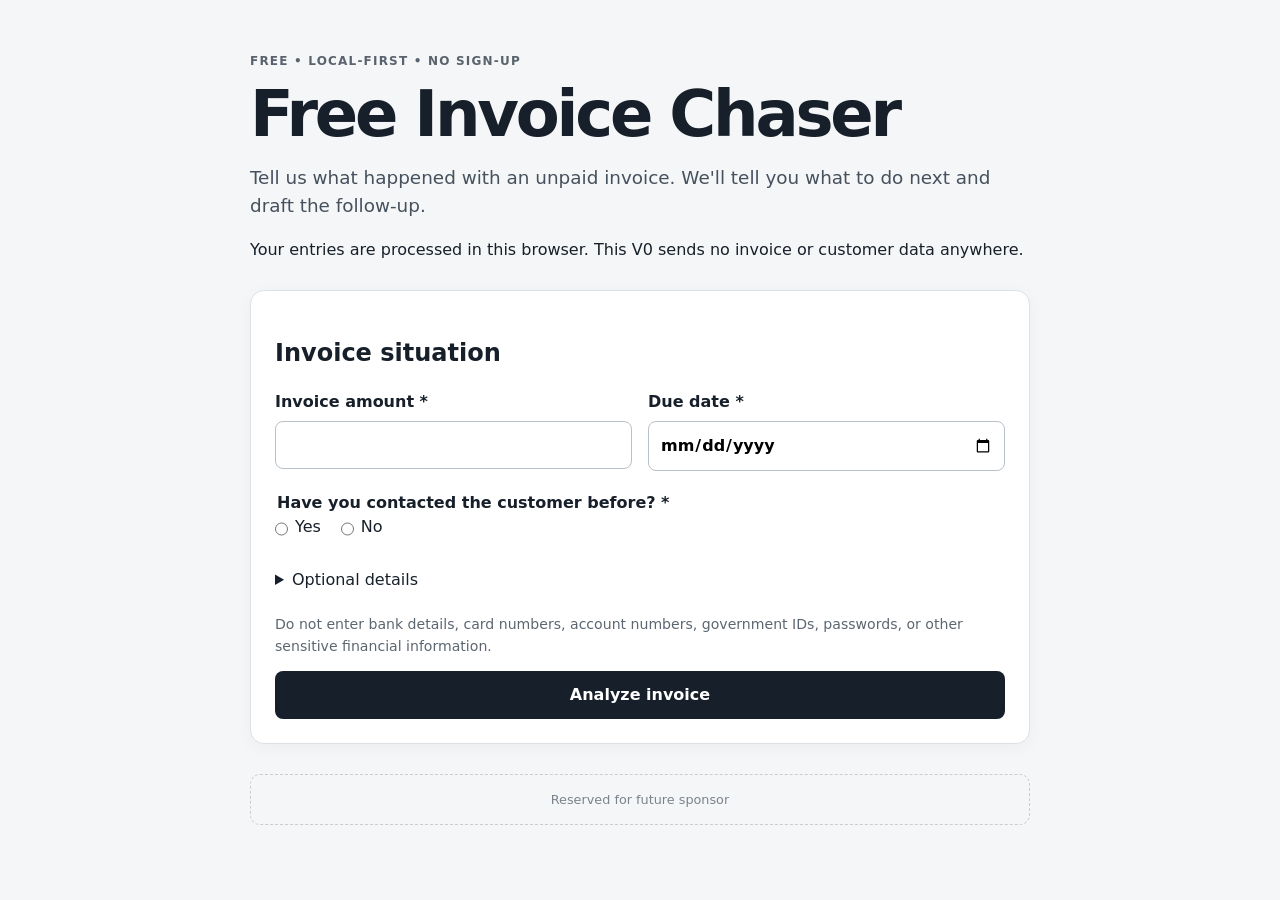
<file: free-invoice-chaser/index.html>
<!doctype html><html lang="en"><head><meta charset="utf-8"><meta name="viewport" content="width=device-width,initial-scale=1"><meta name="referrer" content="no-referrer"><meta http-equiv="Content-Security-Policy" content="default-src 'self';script-src 'self';style-src 'self';connect-src 'none';img-src 'self' data:;object-src 'none';base-uri 'none';form-action 'none'"><title>Free Invoice Chaser</title><link rel="stylesheet" href="assets/styles.css"></head><body><main>
<header><b>FREE • LOCAL-FIRST • NO SIGN-UP</b><h1>Free Invoice Chaser</h1><p class="lead">Tell us what happened with an unpaid invoice. We'll tell you what to do next and draft the follow-up.</p><p>Your entries are processed in this browser. This V0 sends no invoice or customer data anywhere.</p></header>
<section class="card"><h2>Invoice situation</h2><form id="f" novalidate><div class="grid"><label>Invoice amount *<input id="amount" type="number" min=".01" step=".01" required></label><label>Due date *<input id="due" type="date" required></label></div>
<fieldset><legend>Have you contacted the customer before? *</legend><label class="radio"><input type="radio" name="contacted" value="yes">Yes</label><label class="radio"><input type="radio" name="contacted" value="no">No</label></fieldset>
<div id="contact" class="conditional hidden"><label>Last contact date *<input id="last" type="date"></label><fieldset><legend>Did the customer promise payment? *</legend><label class="radio"><input type="radio" name="promised" value="yes">Yes</label><label class="radio"><input type="radio" name="promised" value="no">No</label></fieldset></div>
<div id="promise" class="conditional hidden"><label>Promised payment date *<input id="pdate" type="date"></label></div>
<details><summary>Optional details</summary><div class="grid opt"><label>Customer name<input id="customer" maxlength="120"></label><label>Invoice number<input id="invoice" maxlength="80"></label><label>Sender / business name<input id="sender" maxlength="120"></label></div></details>
<p class="warn">Do not enter bank details, card numbers, account numbers, government IDs, passwords, or other sensitive financial information.</p><div id="errors" class="errors" role="alert"></div><button class="primary">Analyze invoice</button></form></section>
<section id="result" class="card hidden"><b>RESULT</b><div class="results"><div><h3>Status</h3><strong id="status"></strong></div><div><h3>Recommended action</h3><p id="action"></p></div><div><h3>Tone</h3><p id="tone"></p></div></div><h3>Email draft</h3><textarea id="draft" rows="13"></textarea><button id="copy" class="secondary" type="button">Copy email</button> <span id="copied"></span><p class="warn">This tool provides a practical follow-up draft, not legal advice. It does not determine legal rights, late fees, interest, or collection remedies.</p></section>
<aside>Reserved for future sponsor</aside></main><script src="assets/engine.js"></script><script src="assets/app.js"></script></body></html>
</file>
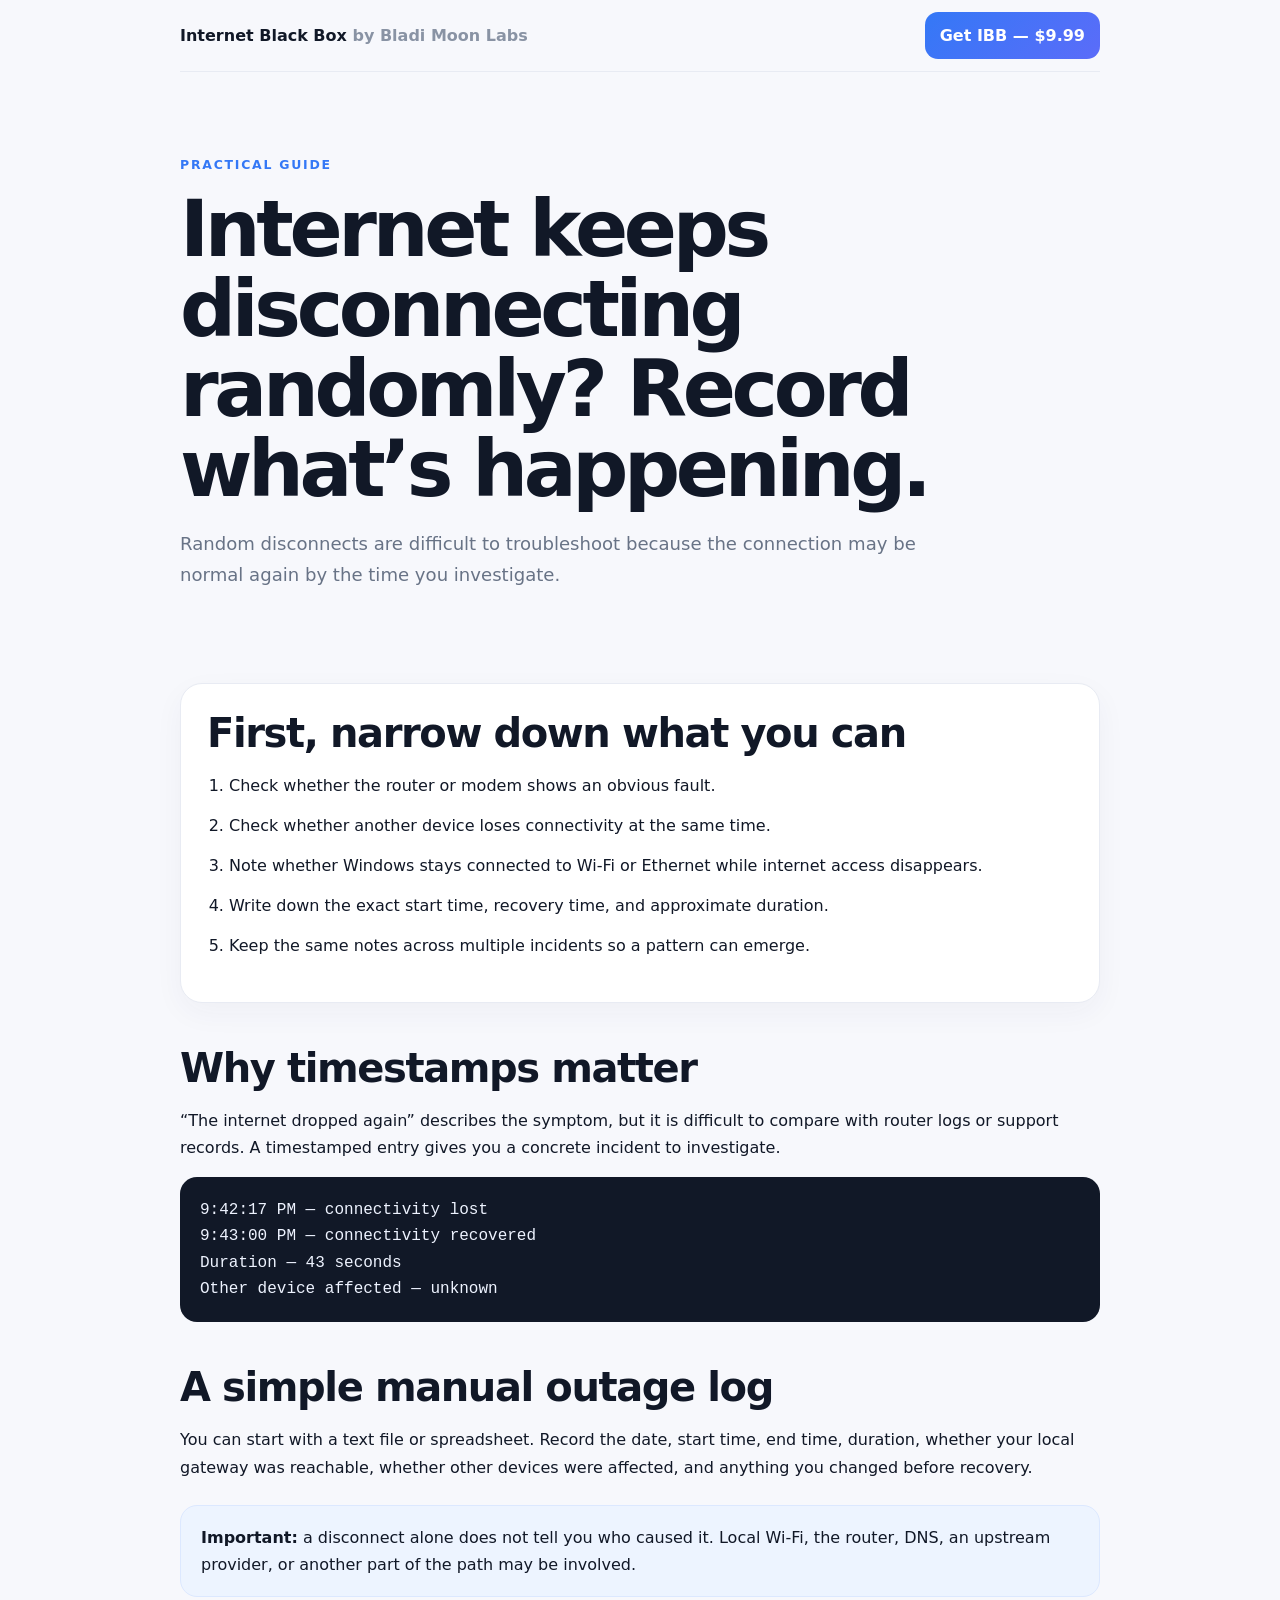
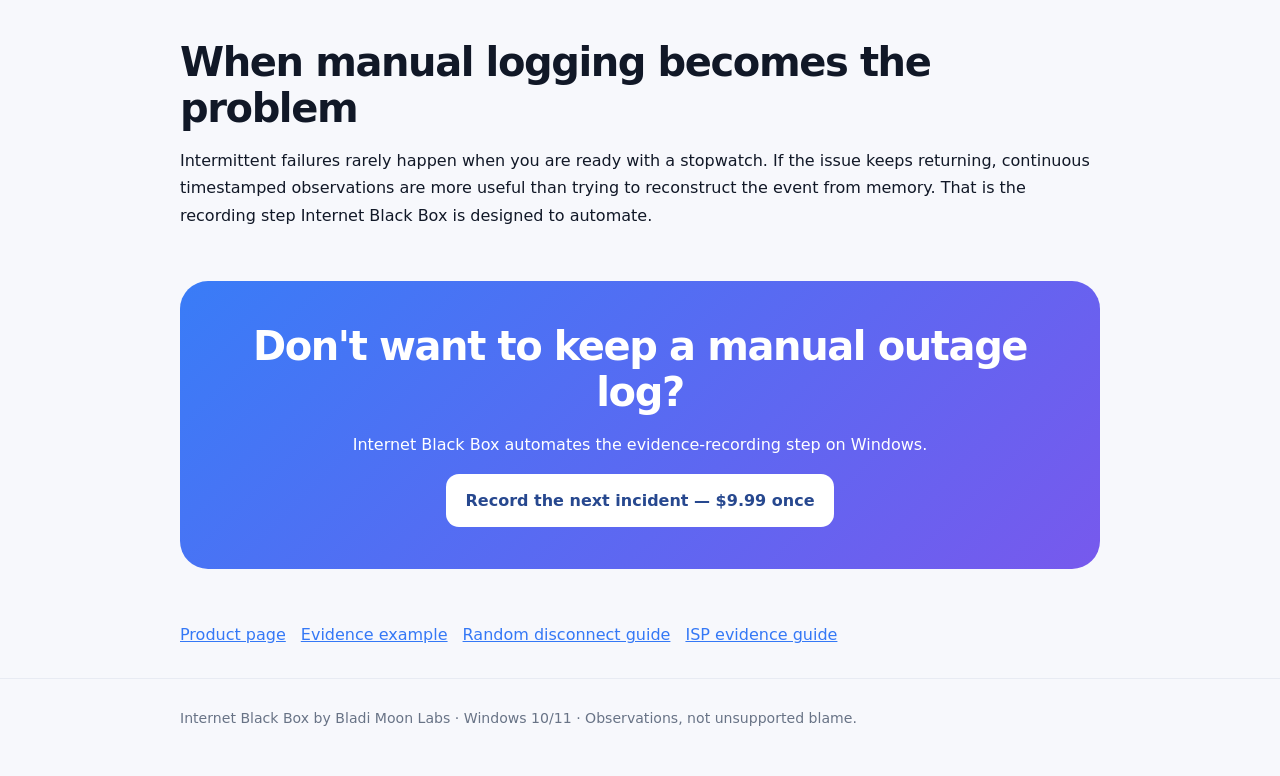
<file: internet-keeps-disconnecting/index.html>
<!DOCTYPE html><html lang="en"><head><meta charset="UTF-8"><meta name="viewport" content="width=device-width,initial-scale=1"><title>Internet Keeps Disconnecting Randomly? How to Record What’s Happening</title><meta name="description" content="A practical Windows guide to documenting random internet disconnects, including timestamps, duration, device checks, and repeatable evidence."><link rel="canonical" href="https://bladimoon37-wq.github.io/bladi-moon-labs/internet-keeps-disconnecting/"><meta property="og:title" content="Internet Keeps Disconnecting Randomly? How to Record What’s Happening"><meta property="og:description" content="A practical Windows guide to documenting random internet disconnects, including timestamps, duration, device checks, and repeatable evidence."><meta property="og:type" content="article"><meta property="og:url" content="https://bladimoon37-wq.github.io/bladi-moon-labs/internet-keeps-disconnecting/"><style>
:root{--bg:#f7f8fc;--surface:#fff;--ink:#111827;--navy:#17213a;--muted:#687386;--line:#e8ebf3;--blue:#3478f6;--blue2:#5b6cf9;--purple:#8257ef;--shadow:0 24px 70px rgba(32,55,105,.11)}*{box-sizing:border-box}html{scroll-behavior:smooth}body{margin:0;font-family:Inter,ui-sans-serif,system-ui,-apple-system,BlinkMacSystemFont,"Segoe UI",sans-serif;background:var(--bg);color:var(--ink);line-height:1.7}a{color:inherit}.wrap{width:min(920px,92vw);margin:auto}.nav{height:72px;display:flex;align-items:center;justify-content:space-between;gap:20px;border-bottom:1px solid var(--line)}.brand{text-decoration:none;font-weight:850}.buy{background:linear-gradient(135deg,var(--blue),var(--blue2));color:#fff;text-decoration:none;padding:10px 15px;border-radius:13px;font-weight:800}.hero{padding:82px 0 52px}.kicker{font-size:.78rem;letter-spacing:.14em;text-transform:uppercase;color:var(--blue);font-weight:850}h1{font-size:clamp(2.7rem,7vw,4.9rem);line-height:1.02;letter-spacing:-.055em;margin:14px 0 20px}h2{font-size:clamp(1.7rem,4vw,2.5rem);letter-spacing:-.035em;line-height:1.15;margin:42px 0 12px}h3{margin-top:28px}.lead{font-size:1.13rem;color:var(--muted);max-width:760px}.card{background:#fff;border:1px solid var(--line);border-radius:22px;padding:26px;margin:22px 0;box-shadow:0 10px 30px rgba(38,54,92,.045)}.steps{padding-left:22px}.steps li{margin:13px 0}.log{font-family:ui-monospace,SFMono-Regular,Menlo,monospace;background:#111827;color:#eef3ff;border-radius:17px;padding:20px;overflow:auto;line-height:1.65}.note{background:#edf4ff;border:1px solid #dce8ff;border-radius:17px;padding:18px 20px;margin:24px 0}.cta{background:linear-gradient(135deg,#397cf7,#7759ed);color:#fff;border-radius:28px;padding:42px;margin:52px 0;text-align:center}.cta h2{color:#fff;margin-top:0}.cta a{display:inline-block;background:#fff;color:#27488f;text-decoration:none;padding:13px 19px;border-radius:13px;font-weight:850}.links{display:flex;gap:15px;flex-wrap:wrap;margin:30px 0}.links a{color:var(--blue)}footer{border-top:1px solid var(--line);padding:28px 0 45px;color:var(--muted);font-size:.88rem}@media(max-width:600px){.hero{padding-top:55px}.nav .buy{font-size:.8rem}.cta{padding:34px 20px}}
</style></head><body><header><div class="wrap nav"><a class="brand" href="../">Internet Black Box <span style="color:#8993a4;font-weight:600">by Bladi Moon Labs</span></a><a class="buy" href="https://bladimoon.gumroad.com/l/dpepux?wanted=true">Get IBB — $9.99</a></div></header><main><div class="wrap"><section class="hero"><div class="kicker">Practical guide</div><h1>Internet keeps disconnecting randomly? Record what’s happening.</h1><p class="lead">Random disconnects are difficult to troubleshoot because the connection may be normal again by the time you investigate.</p></section>
<div class="card"><h2 style="margin-top:0">First, narrow down what you can</h2><ol class="steps"><li>Check whether the router or modem shows an obvious fault.</li><li>Check whether another device loses connectivity at the same time.</li><li>Note whether Windows stays connected to Wi‑Fi or Ethernet while internet access disappears.</li><li>Write down the exact start time, recovery time, and approximate duration.</li><li>Keep the same notes across multiple incidents so a pattern can emerge.</li></ol></div>
<h2>Why timestamps matter</h2><p>“The internet dropped again” describes the symptom, but it is difficult to compare with router logs or support records. A timestamped entry gives you a concrete incident to investigate.</p><div class="log">9:42:17 PM — connectivity lost<br>9:43:00 PM — connectivity recovered<br>Duration — 43 seconds<br>Other device affected — unknown</div>
<h2>A simple manual outage log</h2><p>You can start with a text file or spreadsheet. Record the date, start time, end time, duration, whether your local gateway was reachable, whether other devices were affected, and anything you changed before recovery.</p><div class="note"><strong>Important:</strong> a disconnect alone does not tell you who caused it. Local Wi‑Fi, the router, DNS, an upstream provider, or another part of the path may be involved.</div>
<h2>When manual logging becomes the problem</h2><p>Intermittent failures rarely happen when you are ready with a stopwatch. If the issue keeps returning, continuous timestamped observations are more useful than trying to reconstruct the event from memory. That is the recording step Internet Black Box is designed to automate.</p>
<div class="cta"><h2>Don't want to keep a manual outage log?</h2><p>Internet Black Box automates the evidence-recording step on Windows.</p><a href="https://bladimoon.gumroad.com/l/dpepux?wanted=true">Record the next incident — $9.99 once</a></div><div class="links"><a href="../">Product page</a><a href="../evidence-example/">Evidence example</a><a href="../internet-keeps-disconnecting/">Random disconnect guide</a><a href="../prove-internet-outages-to-isp/">ISP evidence guide</a></div></div></main><footer><div class="wrap">Internet Black Box by Bladi Moon Labs · Windows 10/11 · Observations, not unsupported blame.</div></footer></body></html>
</file>
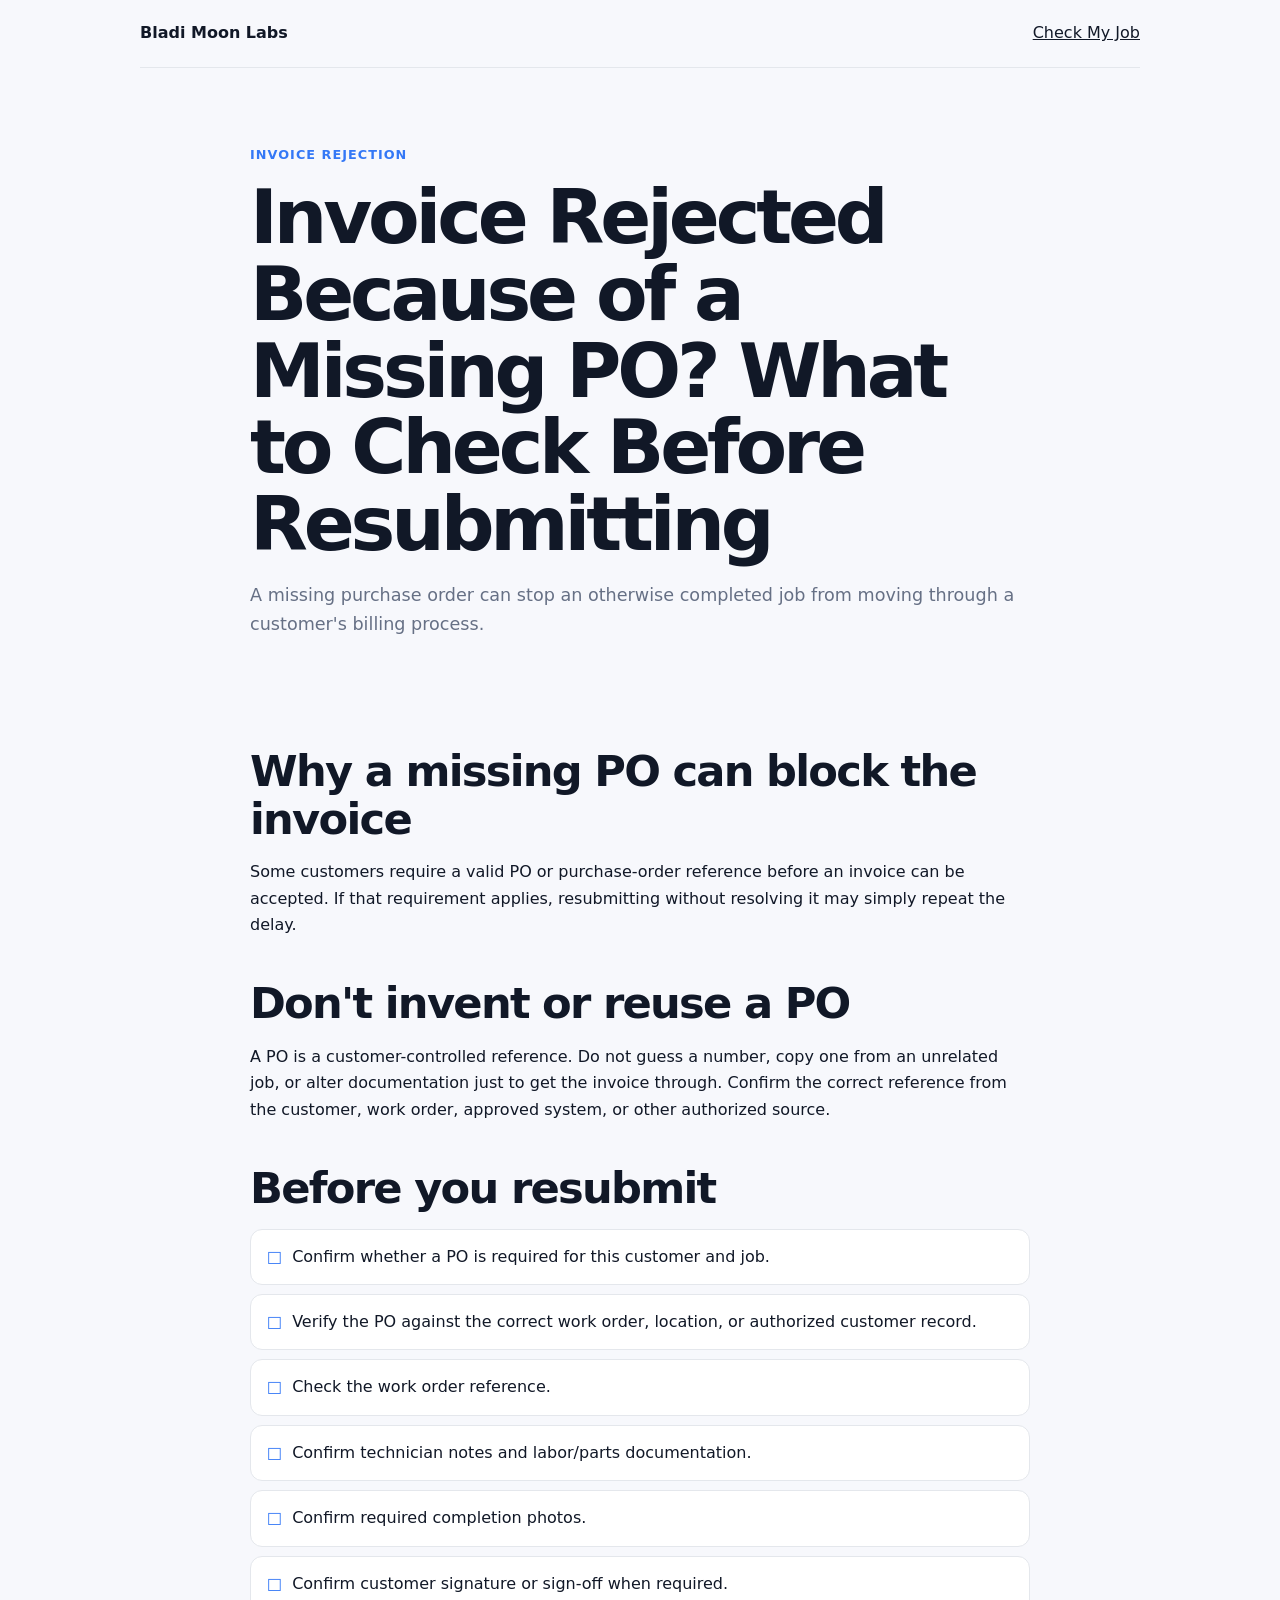
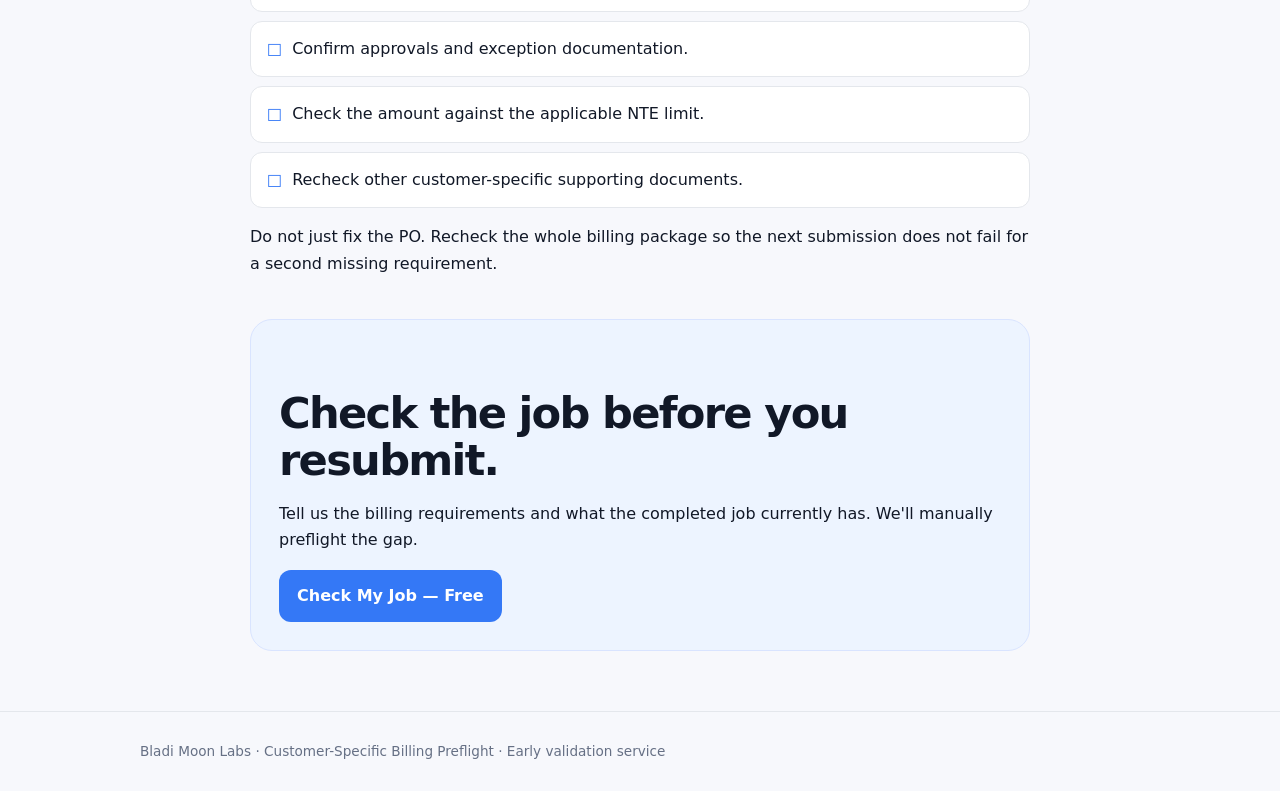
<file: invoice-rejected-missing-po/index.html>
<!doctype html><html lang="en"><head><meta charset="utf-8"><meta name="viewport" content="width=device-width,initial-scale=1"><title>Invoice Rejected Because of a Missing PO? What to Check Before Resubmitting</title><meta name="description" content="A practical checklist for field service invoices rejected or delayed because a required PO or supporting document is missing."><link rel="canonical" href="https://bladimoon37-wq.github.io/bladi-moon-labs/invoice-rejected-missing-po/"><link rel="stylesheet" href="../assets/billing-preflight-v0.css"></head><body><header><div class="wrap nav"><a class="brand" href="../">Bladi Moon Labs</a><a href="../billing-preflight/">Check My Job</a></div></header><main><article class="article"><section class="hero"><div class="eyebrow">Invoice Rejection</div><h1>Invoice Rejected Because of a Missing PO? What to Check Before Resubmitting</h1><p class="lead">A missing purchase order can stop an otherwise completed job from moving through a customer's billing process.</p></section><h2>Why a missing PO can block the invoice</h2><p>Some customers require a valid PO or purchase-order reference before an invoice can be accepted. If that requirement applies, resubmitting without resolving it may simply repeat the delay.</p><h2>Don't invent or reuse a PO</h2><p>A PO is a customer-controlled reference. Do not guess a number, copy one from an unrelated job, or alter documentation just to get the invoice through. Confirm the correct reference from the customer, work order, approved system, or other authorized source.</p><h2>Before you resubmit</h2><ul class="checklist"><li>Confirm whether a PO is required for this customer and job.</li><li>Verify the PO against the correct work order, location, or authorized customer record.</li><li>Check the work order reference.</li><li>Confirm technician notes and labor/parts documentation.</li><li>Confirm required completion photos.</li><li>Confirm customer signature or sign-off when required.</li><li>Confirm approvals and exception documentation.</li><li>Check the amount against the applicable NTE limit.</li><li>Recheck other customer-specific supporting documents.</li></ul><p>Do not just fix the PO. Recheck the whole billing package so the next submission does not fail for a second missing requirement.</p><div class="cta"><h2>Check the job before you resubmit.</h2><p>Tell us the billing requirements and what the completed job currently has. We'll manually preflight the gap.</p><a class="btn" href="../billing-preflight/#check-my-job" data-track-cta="missing_po_article">Check My Job — Free</a></div></article></main><footer class="footer"><div class="wrap">Bladi Moon Labs · Customer-Specific Billing Preflight · Early validation service</div></footer><script src="../assets/billing-preflight-v0.js"></script></body></html>
</file>
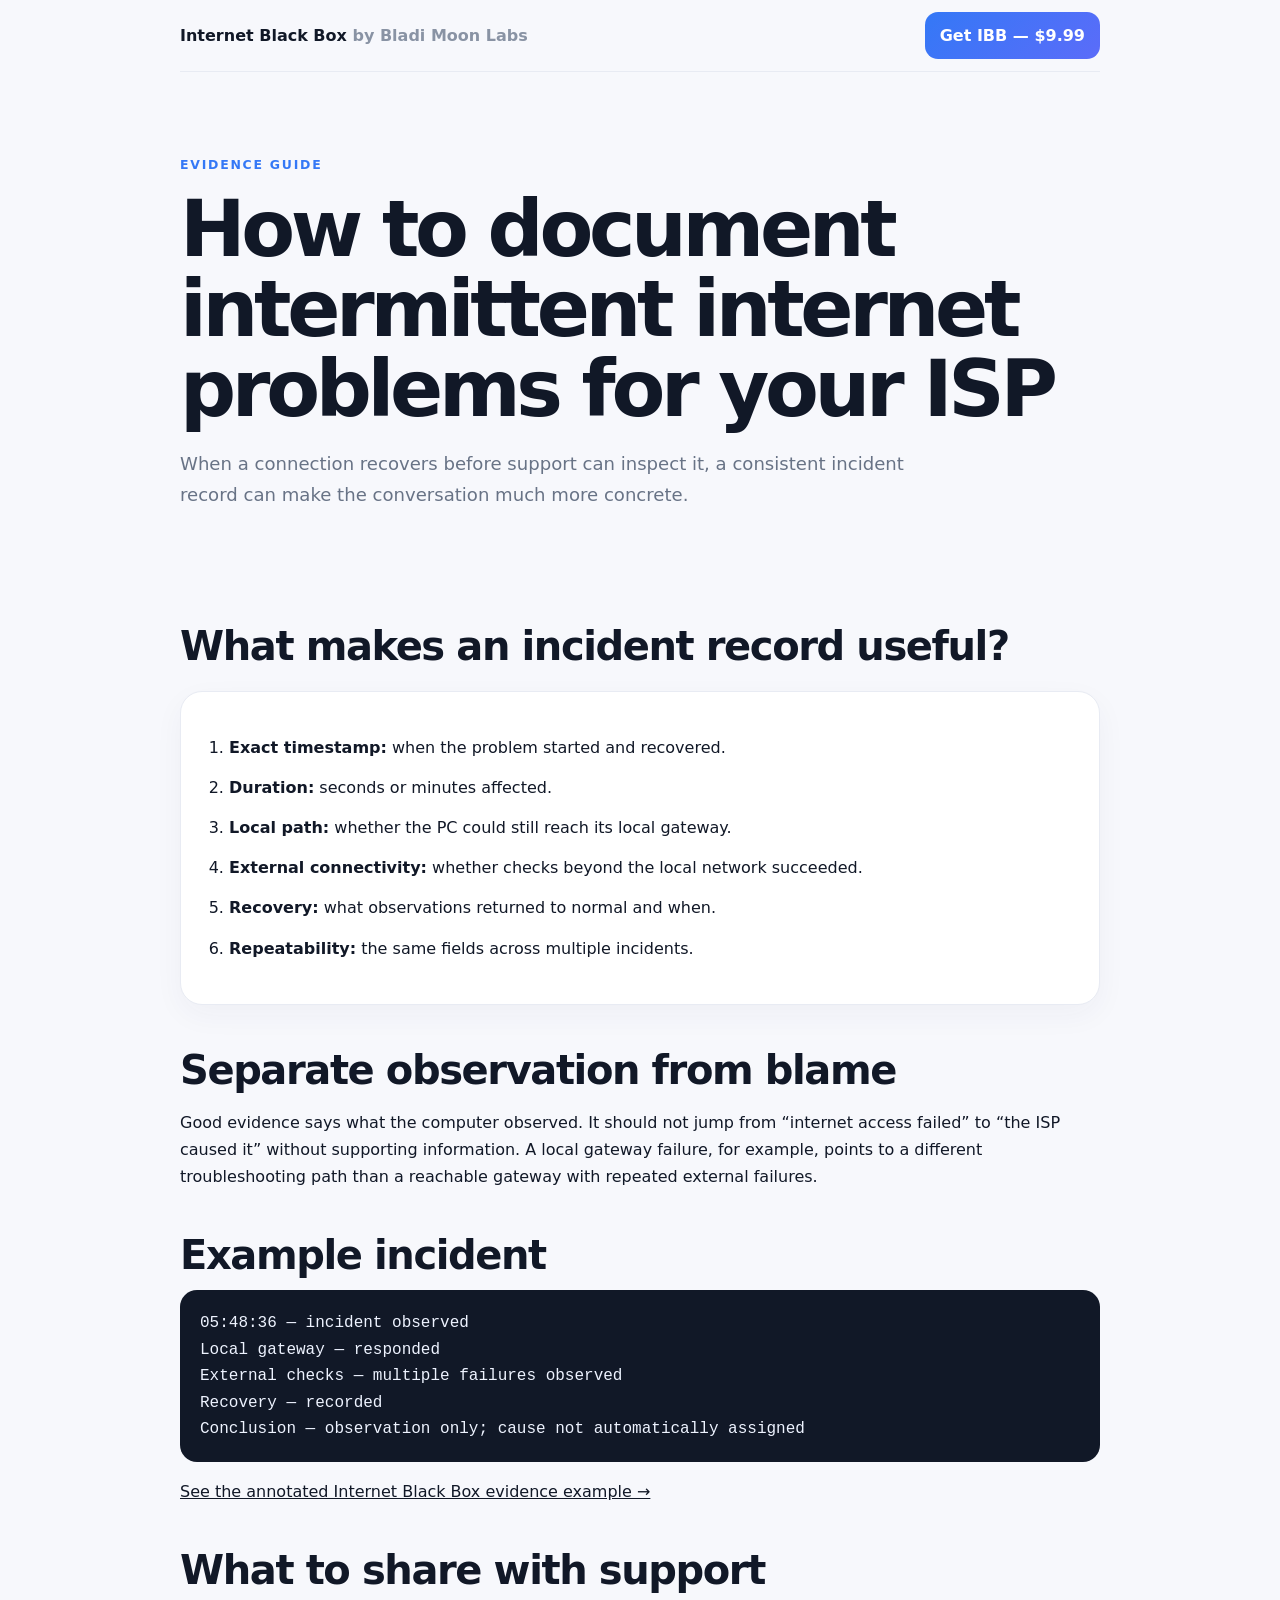
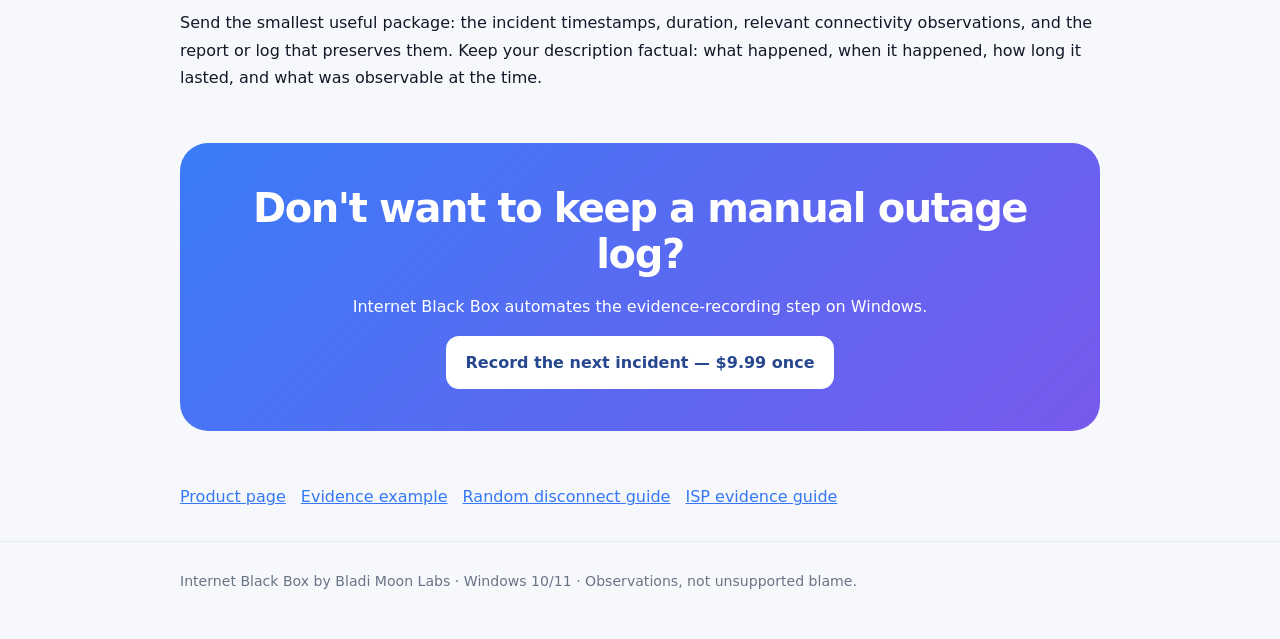
<file: prove-internet-outages-to-isp/index.html>
<!DOCTYPE html><html lang="en"><head><meta charset="UTF-8"><meta name="viewport" content="width=device-width,initial-scale=1"><title>How to Document Intermittent Internet Problems for Your ISP</title><meta name="description" content="Learn how to document intermittent internet problems with timestamps, duration, local gateway observations, external checks, and recovery evidence."><link rel="canonical" href="https://bladimoon37-wq.github.io/bladi-moon-labs/prove-internet-outages-to-isp/"><meta property="og:title" content="How to Document Intermittent Internet Problems for Your ISP"><meta property="og:description" content="Learn how to document intermittent internet problems with timestamps, duration, local gateway observations, external checks, and recovery evidence."><meta property="og:type" content="article"><meta property="og:url" content="https://bladimoon37-wq.github.io/bladi-moon-labs/prove-internet-outages-to-isp/"><style>
:root{--bg:#f7f8fc;--surface:#fff;--ink:#111827;--navy:#17213a;--muted:#687386;--line:#e8ebf3;--blue:#3478f6;--blue2:#5b6cf9;--purple:#8257ef;--shadow:0 24px 70px rgba(32,55,105,.11)}*{box-sizing:border-box}html{scroll-behavior:smooth}body{margin:0;font-family:Inter,ui-sans-serif,system-ui,-apple-system,BlinkMacSystemFont,"Segoe UI",sans-serif;background:var(--bg);color:var(--ink);line-height:1.7}a{color:inherit}.wrap{width:min(920px,92vw);margin:auto}.nav{height:72px;display:flex;align-items:center;justify-content:space-between;gap:20px;border-bottom:1px solid var(--line)}.brand{text-decoration:none;font-weight:850}.buy{background:linear-gradient(135deg,var(--blue),var(--blue2));color:#fff;text-decoration:none;padding:10px 15px;border-radius:13px;font-weight:800}.hero{padding:82px 0 52px}.kicker{font-size:.78rem;letter-spacing:.14em;text-transform:uppercase;color:var(--blue);font-weight:850}h1{font-size:clamp(2.7rem,7vw,4.9rem);line-height:1.02;letter-spacing:-.055em;margin:14px 0 20px}h2{font-size:clamp(1.7rem,4vw,2.5rem);letter-spacing:-.035em;line-height:1.15;margin:42px 0 12px}h3{margin-top:28px}.lead{font-size:1.13rem;color:var(--muted);max-width:760px}.card{background:#fff;border:1px solid var(--line);border-radius:22px;padding:26px;margin:22px 0;box-shadow:0 10px 30px rgba(38,54,92,.045)}.steps{padding-left:22px}.steps li{margin:13px 0}.log{font-family:ui-monospace,SFMono-Regular,Menlo,monospace;background:#111827;color:#eef3ff;border-radius:17px;padding:20px;overflow:auto;line-height:1.65}.note{background:#edf4ff;border:1px solid #dce8ff;border-radius:17px;padding:18px 20px;margin:24px 0}.cta{background:linear-gradient(135deg,#397cf7,#7759ed);color:#fff;border-radius:28px;padding:42px;margin:52px 0;text-align:center}.cta h2{color:#fff;margin-top:0}.cta a{display:inline-block;background:#fff;color:#27488f;text-decoration:none;padding:13px 19px;border-radius:13px;font-weight:850}.links{display:flex;gap:15px;flex-wrap:wrap;margin:30px 0}.links a{color:var(--blue)}footer{border-top:1px solid var(--line);padding:28px 0 45px;color:var(--muted);font-size:.88rem}@media(max-width:600px){.hero{padding-top:55px}.nav .buy{font-size:.8rem}.cta{padding:34px 20px}}
</style></head><body><header><div class="wrap nav"><a class="brand" href="../">Internet Black Box <span style="color:#8993a4;font-weight:600">by Bladi Moon Labs</span></a><a class="buy" href="https://bladimoon.gumroad.com/l/dpepux?wanted=true">Get IBB — $9.99</a></div></header><main><div class="wrap"><section class="hero"><div class="kicker">Evidence guide</div><h1>How to document intermittent internet problems for your ISP</h1><p class="lead">When a connection recovers before support can inspect it, a consistent incident record can make the conversation much more concrete.</p></section>
<h2>What makes an incident record useful?</h2><div class="card"><ol class="steps"><li><strong>Exact timestamp:</strong> when the problem started and recovered.</li><li><strong>Duration:</strong> seconds or minutes affected.</li><li><strong>Local path:</strong> whether the PC could still reach its local gateway.</li><li><strong>External connectivity:</strong> whether checks beyond the local network succeeded.</li><li><strong>Recovery:</strong> what observations returned to normal and when.</li><li><strong>Repeatability:</strong> the same fields across multiple incidents.</li></ol></div>
<h2>Separate observation from blame</h2><p>Good evidence says what the computer observed. It should not jump from “internet access failed” to “the ISP caused it” without supporting information. A local gateway failure, for example, points to a different troubleshooting path than a reachable gateway with repeated external failures.</p>
<h2>Example incident</h2><div class="log">05:48:36 — incident observed<br>Local gateway — responded<br>External checks — multiple failures observed<br>Recovery — recorded<br>Conclusion — observation only; cause not automatically assigned</div>
<p><a href="../evidence-example/">See the annotated Internet Black Box evidence example →</a></p>
<h2>What to share with support</h2><p>Send the smallest useful package: the incident timestamps, duration, relevant connectivity observations, and the report or log that preserves them. Keep your description factual: what happened, when it happened, how long it lasted, and what was observable at the time.</p>
<div class="cta"><h2>Don't want to keep a manual outage log?</h2><p>Internet Black Box automates the evidence-recording step on Windows.</p><a href="https://bladimoon.gumroad.com/l/dpepux?wanted=true">Record the next incident — $9.99 once</a></div><div class="links"><a href="../">Product page</a><a href="../evidence-example/">Evidence example</a><a href="../internet-keeps-disconnecting/">Random disconnect guide</a><a href="../prove-internet-outages-to-isp/">ISP evidence guide</a></div></div></main><footer><div class="wrap">Internet Black Box by Bladi Moon Labs · Windows 10/11 · Observations, not unsupported blame.</div></footer></body></html>
</file>
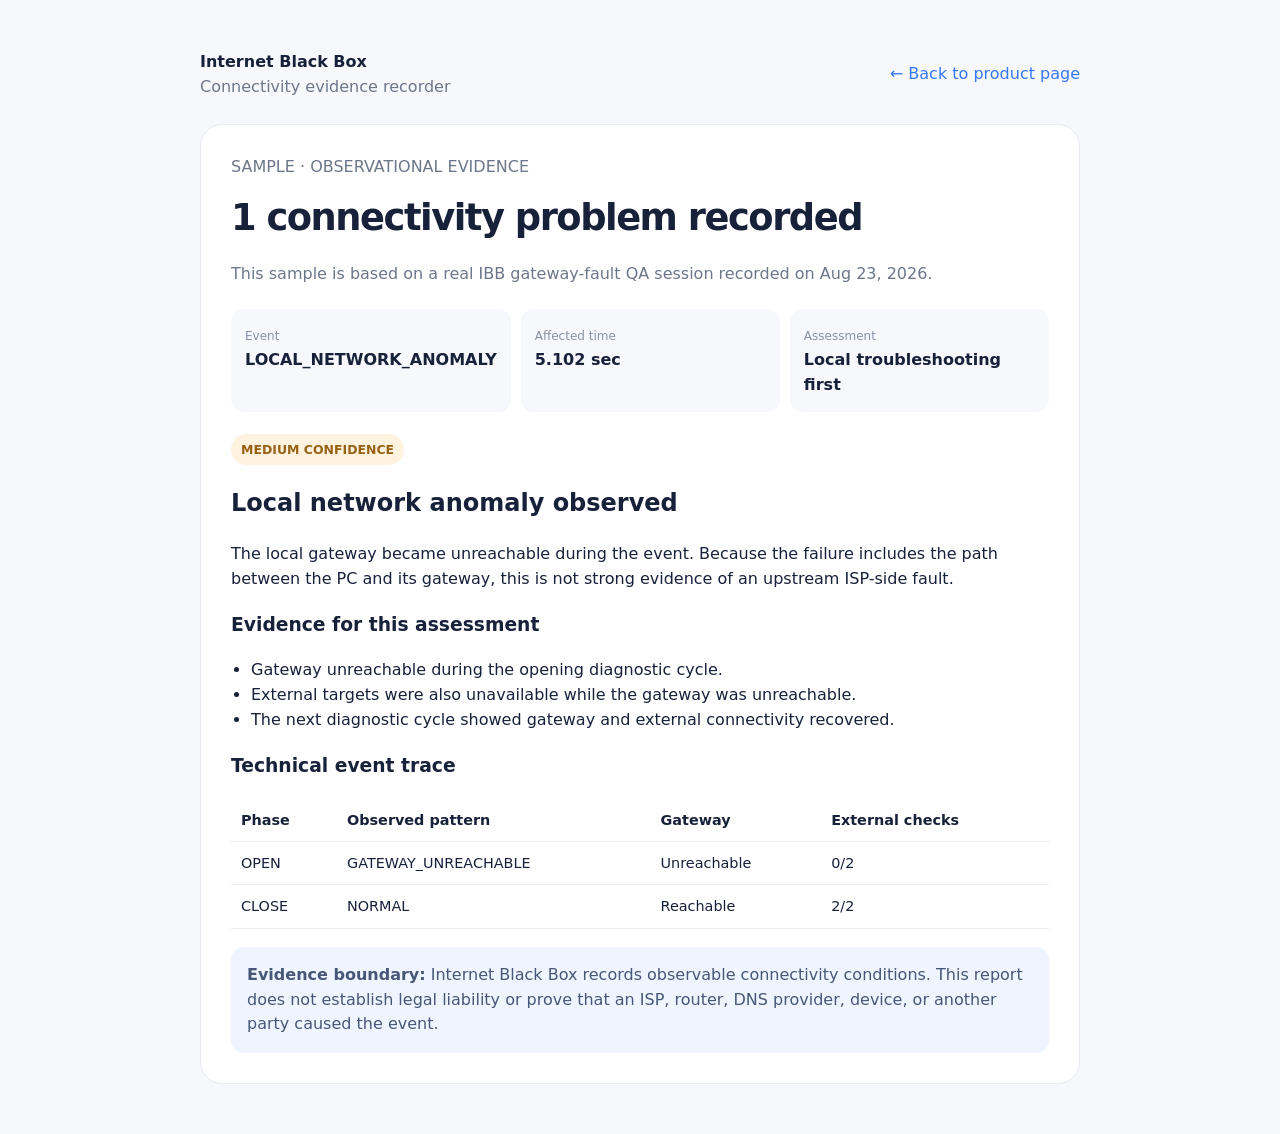
<file: sample-evidence-report.html>
<!DOCTYPE html>
<html lang="en">
<head>
<meta charset="UTF-8"><meta name="viewport" content="width=device-width,initial-scale=1">
<title>Sample Evidence Report — Internet Black Box</title><meta name="description" content="A sample Internet Black Box observational connectivity evidence report."><link rel="canonical" href="https://bladimoon37-wq.github.io/bladi-moon-labs/sample-evidence-report.html">
<style>
body{font-family:Inter,system-ui,-apple-system,"Segoe UI",sans-serif;background:#f7f8fc;color:#17213a;margin:0;line-height:1.55}
.wrap{width:min(880px,92vw);margin:50px auto}.top{display:flex;justify-content:space-between;gap:20px;align-items:center}
a{color:#3478f6;text-decoration:none}.card{background:#fff;border:1px solid #e7eaf1;border-radius:22px;padding:30px;margin-top:24px}
h1{font-size:2.3rem;letter-spacing:-.04em;margin:10px 0}.muted{color:#6c7789}.badge{display:inline-block;padding:6px 10px;border-radius:999px;background:#fff2df;color:#986215;font-weight:800;font-size:.78rem}
.grid{display:grid;grid-template-columns:repeat(3,1fr);gap:10px;margin:22px 0}.metric{background:#f7f8fc;border-radius:13px;padding:14px}.metric span{font-size:.75rem;color:#8892a3}.metric strong{display:block}
table{width:100%;border-collapse:collapse;margin-top:14px;font-size:.9rem}th,td{padding:10px;border-bottom:1px solid #e9ebf1;text-align:left}ul{padding-left:20px}
.note{padding:16px;border-radius:13px;background:#eff5ff;color:#465777;margin-top:18px}
@media(max-width:650px){.grid{grid-template-columns:1fr}.top{display:block}table{font-size:.78rem}}
</style>
</head>
<body><div class="wrap">
<div class="top"><div><strong>Internet Black Box</strong><div class="muted">Connectivity evidence recorder</div></div><a href="index.html#evidence">← Back to product page</a></div>
<div class="card">
<div class="muted">SAMPLE · OBSERVATIONAL EVIDENCE</div>
<h1>1 connectivity problem recorded</h1>
<p class="muted">This sample is based on a real IBB gateway-fault QA session recorded on Aug 23, 2026.</p>
<div class="grid"><div class="metric"><span>Event</span><strong>LOCAL_NETWORK_ANOMALY</strong></div><div class="metric"><span>Affected time</span><strong>5.102 sec</strong></div><div class="metric"><span>Assessment</span><strong>Local troubleshooting first</strong></div></div>
<span class="badge">MEDIUM CONFIDENCE</span>
<h2>Local network anomaly observed</h2>
<p>The local gateway became unreachable during the event. Because the failure includes the path between the PC and its gateway, this is not strong evidence of an upstream ISP-side fault.</p>
<h3>Evidence for this assessment</h3>
<ul><li>Gateway unreachable during the opening diagnostic cycle.</li><li>External targets were also unavailable while the gateway was unreachable.</li><li>The next diagnostic cycle showed gateway and external connectivity recovered.</li></ul>
<h3>Technical event trace</h3>
<table><thead><tr><th>Phase</th><th>Observed pattern</th><th>Gateway</th><th>External checks</th></tr></thead><tbody>
<tr><td>OPEN</td><td>GATEWAY_UNREACHABLE</td><td>Unreachable</td><td>0/2</td></tr>
<tr><td>CLOSE</td><td>NORMAL</td><td>Reachable</td><td>2/2</td></tr>
</tbody></table>
<div class="note"><strong>Evidence boundary:</strong> Internet Black Box records observable connectivity conditions. This report does not establish legal liability or prove that an ISP, router, DNS provider, device, or another party caused the event.</div>
</div></div></body></html>
</file>
<file: assets/billing-preflight-v0.css>
*{box-sizing:border-box}html{scroll-behavior:smooth}body{margin:0;font:16px/1.65 Inter,system-ui,sans-serif;background:#f7f8fc;color:#111827}a{color:inherit}.wrap{width:min(1000px,92vw);margin:auto}.nav{height:68px;display:flex;align-items:center;justify-content:space-between;border-bottom:1px solid #e4e7ec}.brand{text-decoration:none;font-weight:850}.muted,.lead,.note{color:#667085}.hero{padding:76px 0 50px}.eyebrow{font-size:.8rem;font-weight:850;letter-spacing:.08em;text-transform:uppercase;color:#3478f6}h1{font-size:clamp(2.6rem,6vw,4.7rem);line-height:1.02;letter-spacing:-.055em;margin:14px 0 18px;max-width:850px}h2{font-size:clamp(1.8rem,4vw,2.7rem);line-height:1.1;letter-spacing:-.04em;margin:0 0 16px}.lead{font-size:1.1rem;max-width:780px}.btn{display:inline-flex;border:0;border-radius:12px;padding:13px 18px;background:#3478f6;color:white;text-decoration:none;font-weight:800;cursor:pointer}.section{padding:48px 0}.card{background:white;border:1px solid #e4e7ec;border-radius:20px;padding:26px;box-shadow:0 10px 28px #1018280b}.preflight,.form-card,.article{max-width:780px}.row{display:flex;justify-content:space-between;gap:18px;padding:9px 0;border-bottom:1px solid #f0f1f4}.ok{color:#067647;font-weight:800}.bad{color:#c4320a;font-weight:800}.status{margin-top:18px;padding:14px 16px;border-radius:12px;background:#fff4ed;color:#9c2a10;font-weight:900}.field{margin-bottom:20px}.field label{display:block;font-weight:800;margin-bottom:7px}.field input,.field textarea,.field select{width:100%;padding:12px;border:1px solid #cfd4dc;border-radius:10px;font:inherit}.field textarea{min-height:125px}.warning{background:#fffaeb;border:1px solid #fedf89;border-radius:12px;padding:13px 15px}.result{display:none;margin-top:18px;background:#ecfdf3;border:1px solid #abefc6;border-radius:14px;padding:18px}.result.show{display:block}.article{margin:auto}.article h2{margin-top:42px}.checklist{list-style:none;padding:0}.checklist li{background:white;border:1px solid #e4e7ec;padding:14px 16px;margin:9px 0;border-radius:12px}.checklist li:before{content:'□';font-weight:900;margin-right:10px;color:#3478f6}.cta{margin-top:42px;background:#edf4ff;border:1px solid #d9e4ff;border-radius:22px;padding:28px}.footer{margin-top:60px;padding:28px 0;border-top:1px solid #e4e7ec;color:#667085;font-size:.85rem}@media(max-width:650px){.row{display:block}.row span{display:block;margin-top:3px}}
</file>
<file: free-invoice-chaser/assets/styles.css>
*{box-sizing:border-box}body{margin:0;background:#f5f6f7;color:#17202a;font-family:system-ui,-apple-system,"Segoe UI",sans-serif;line-height:1.5}main{max-width:820px;margin:auto;padding:48px 20px 70px}header{margin-bottom:28px}header>b,section>b{font-size:.75rem;letter-spacing:.1em;color:#59636d}h1{font-size:clamp(2.2rem,7vw,4rem);line-height:1;margin:.15em 0;letter-spacing:-.05em}.lead{font-size:1.15rem;color:#46515e}.card{background:#fff;border:1px solid #dce1e5;border-radius:14px;padding:24px;margin:20px 0;box-shadow:0 4px 18px #0000000a}.grid,.results{display:grid;grid-template-columns:1fr 1fr;gap:16px}.results{grid-template-columns:1fr 2fr 1fr}label,legend{font-weight:650}input,textarea{display:block;width:100%;margin-top:7px;padding:11px;border:1px solid #b8c0c8;border-radius:8px;font:inherit}fieldset{border:0;padding:0;margin:20px 0}.radio{display:inline-flex;margin-right:20px;font-weight:500}.radio input{width:auto;margin:4px 7px 0 0}.conditional{border-left:3px solid #dce1e5;padding-left:18px}.hidden{display:none!important}details{margin:22px 0}.opt{margin-top:15px}.warn{font-size:.88rem;color:#5c6670}.errors{color:#a01818;font-weight:700}.primary,.secondary{border:0;border-radius:8px;padding:12px 18px;font:inherit;font-weight:800;cursor:pointer}.primary{width:100%;background:#17202a;color:#fff}.secondary{background:#e7ebef}#status{font-size:1.25rem}aside{margin-top:30px;border:1px dashed #c8cdd2;border-radius:10px;padding:15px;text-align:center;color:#7a838d;font-size:.8rem}@media(max-width:650px){main{padding-top:28px}.grid,.results{grid-template-columns:1fr}.card{padding:18px}}
</file>
